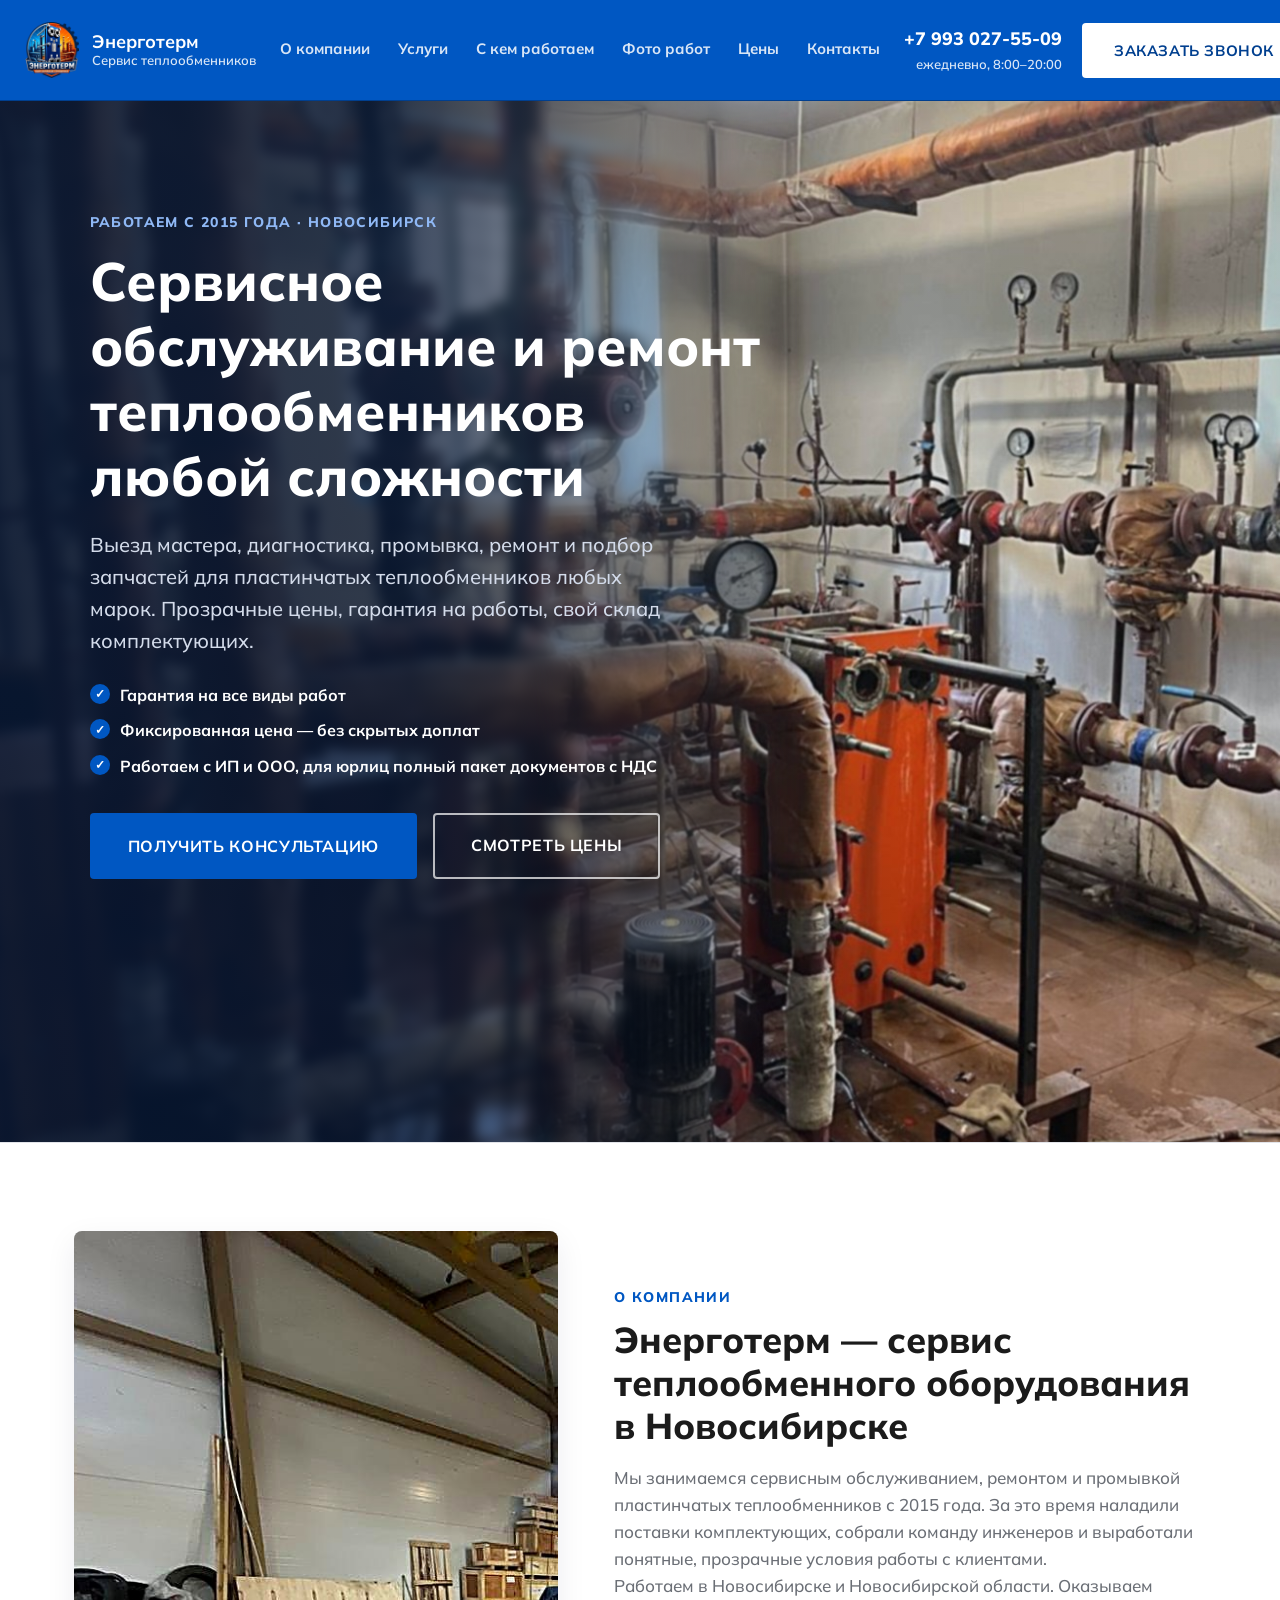
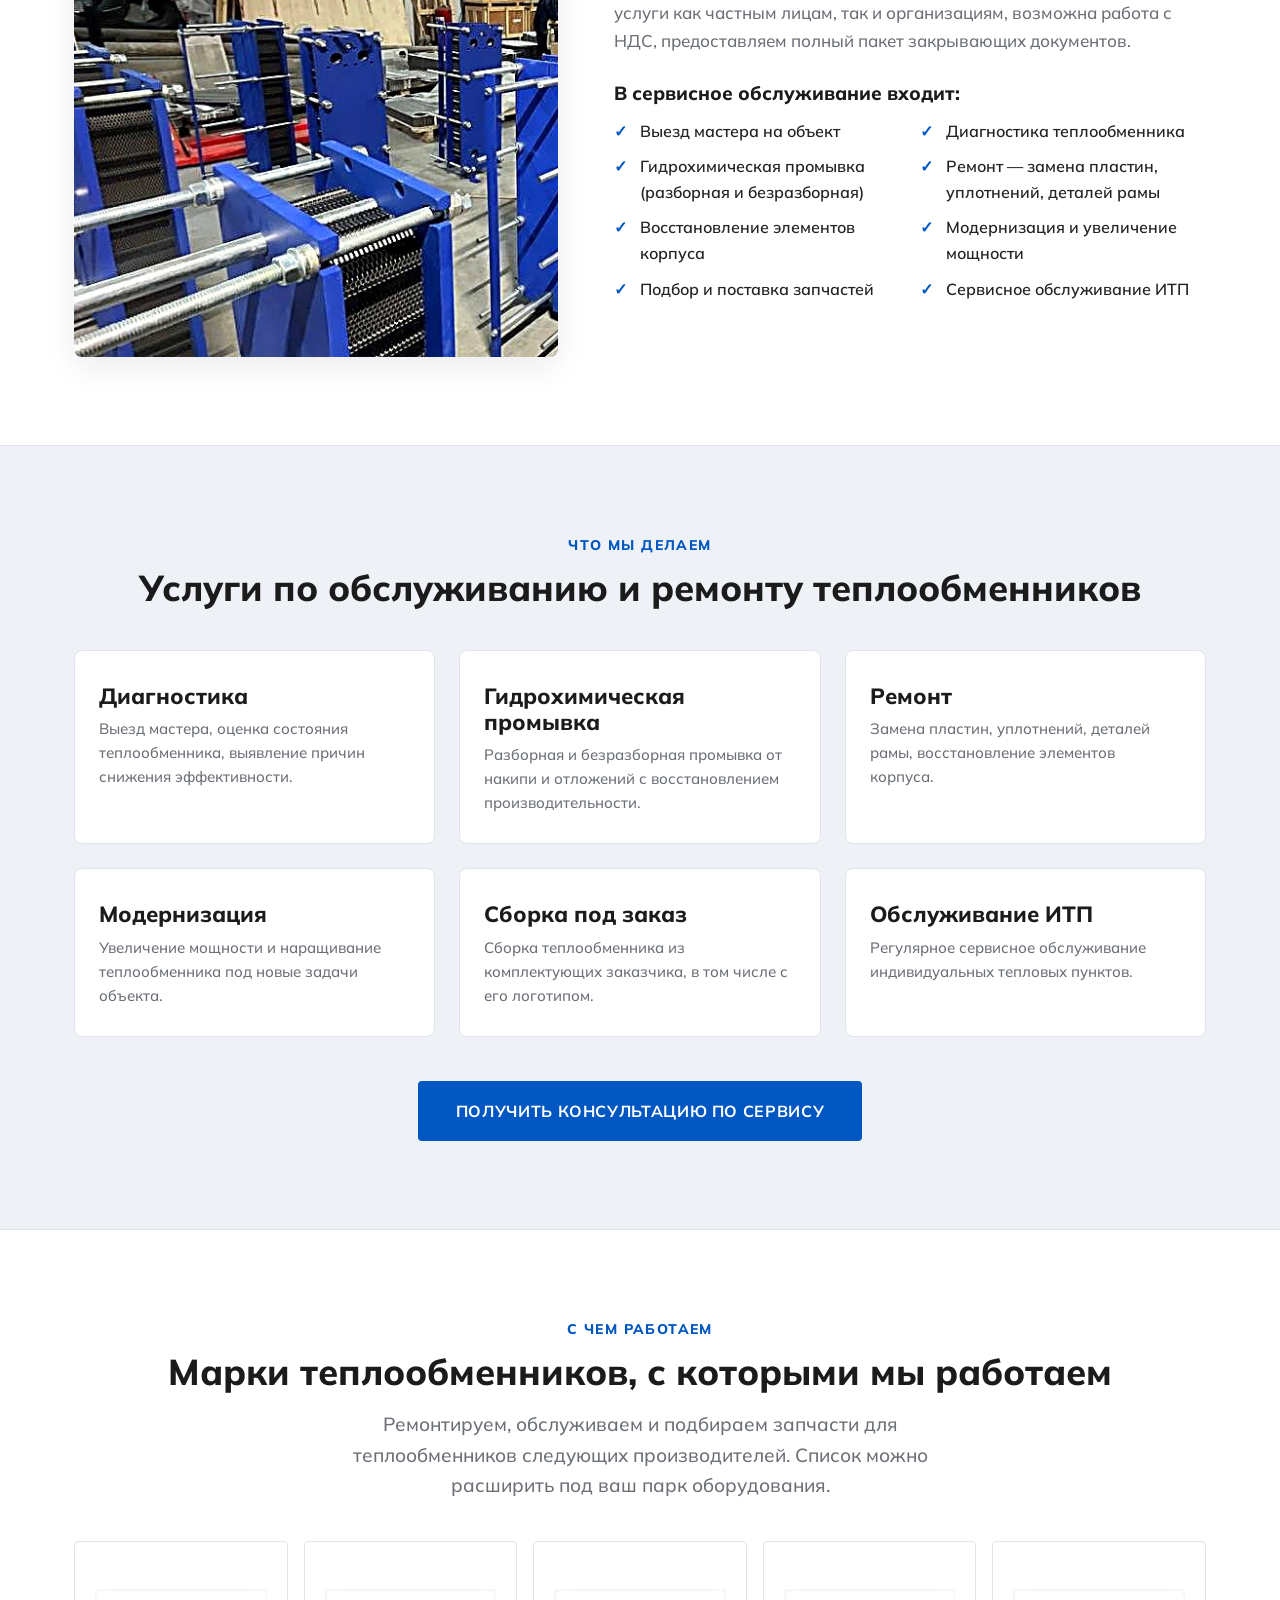
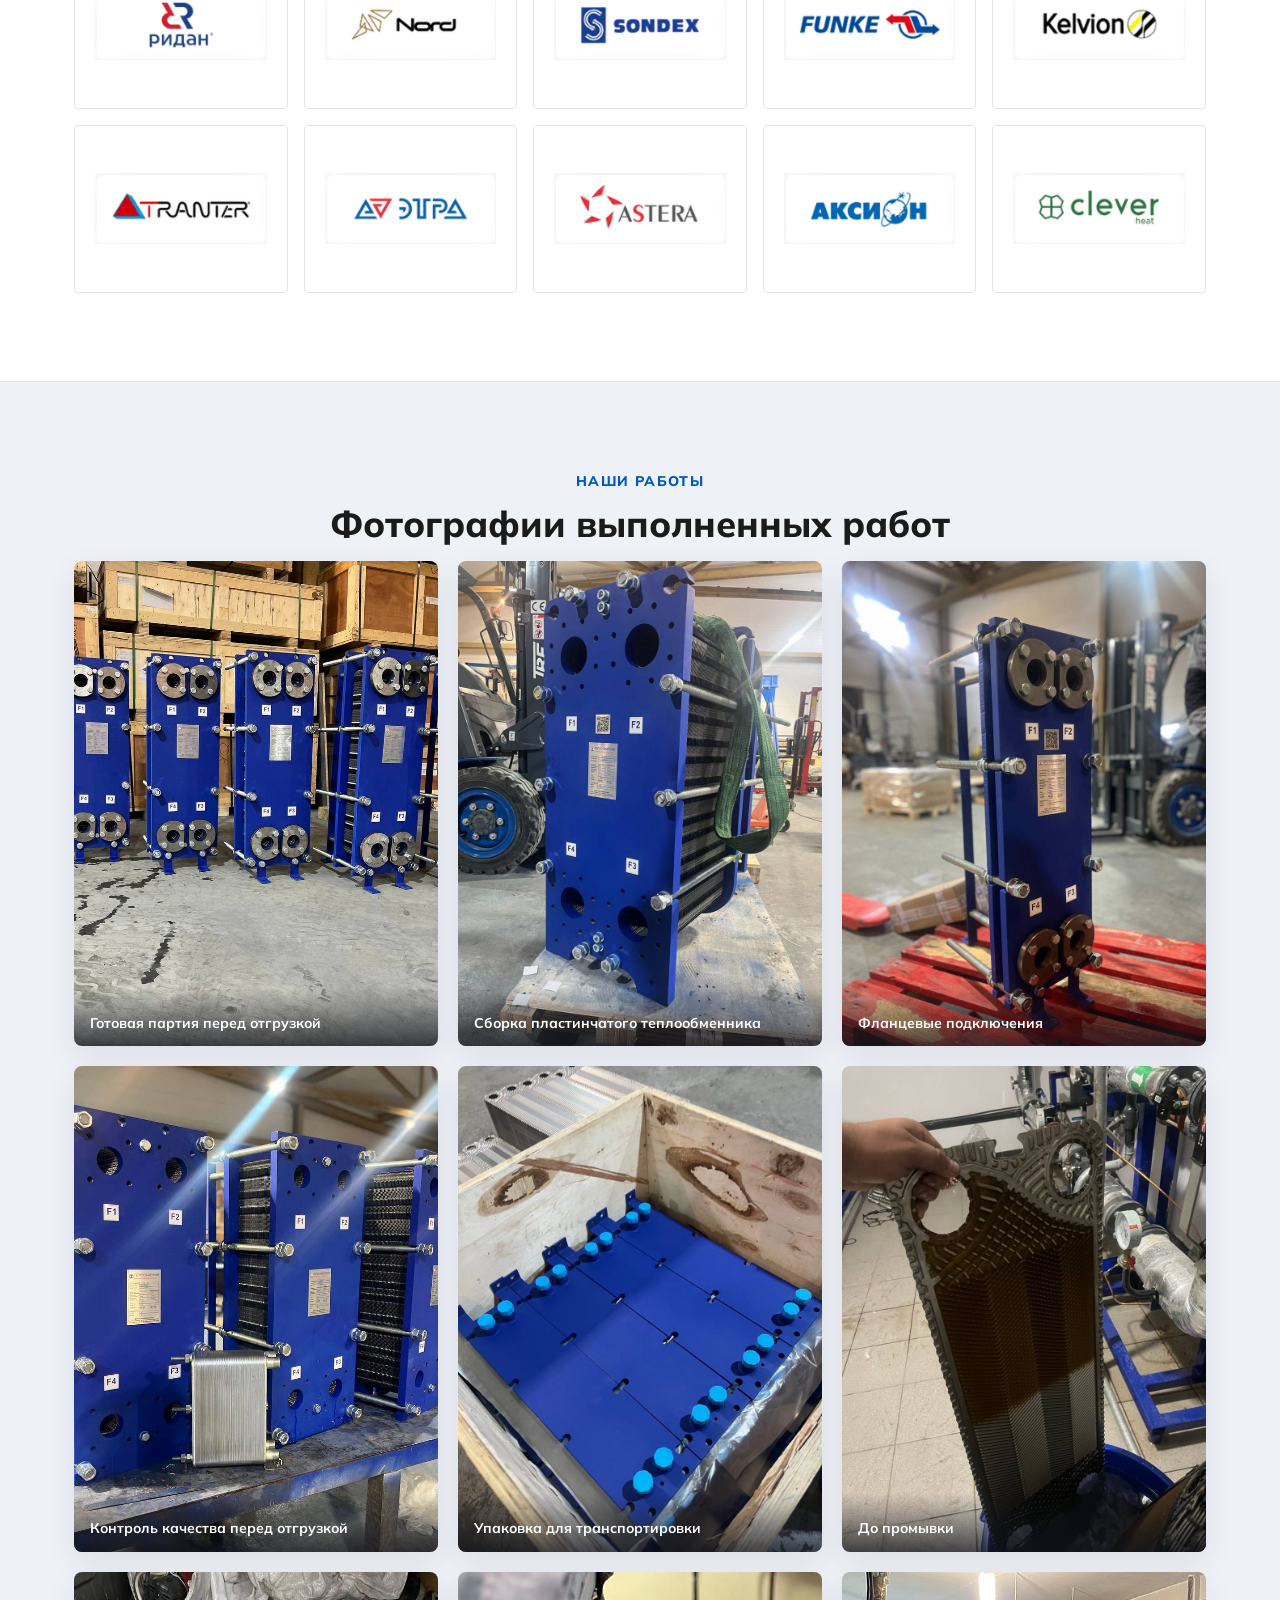
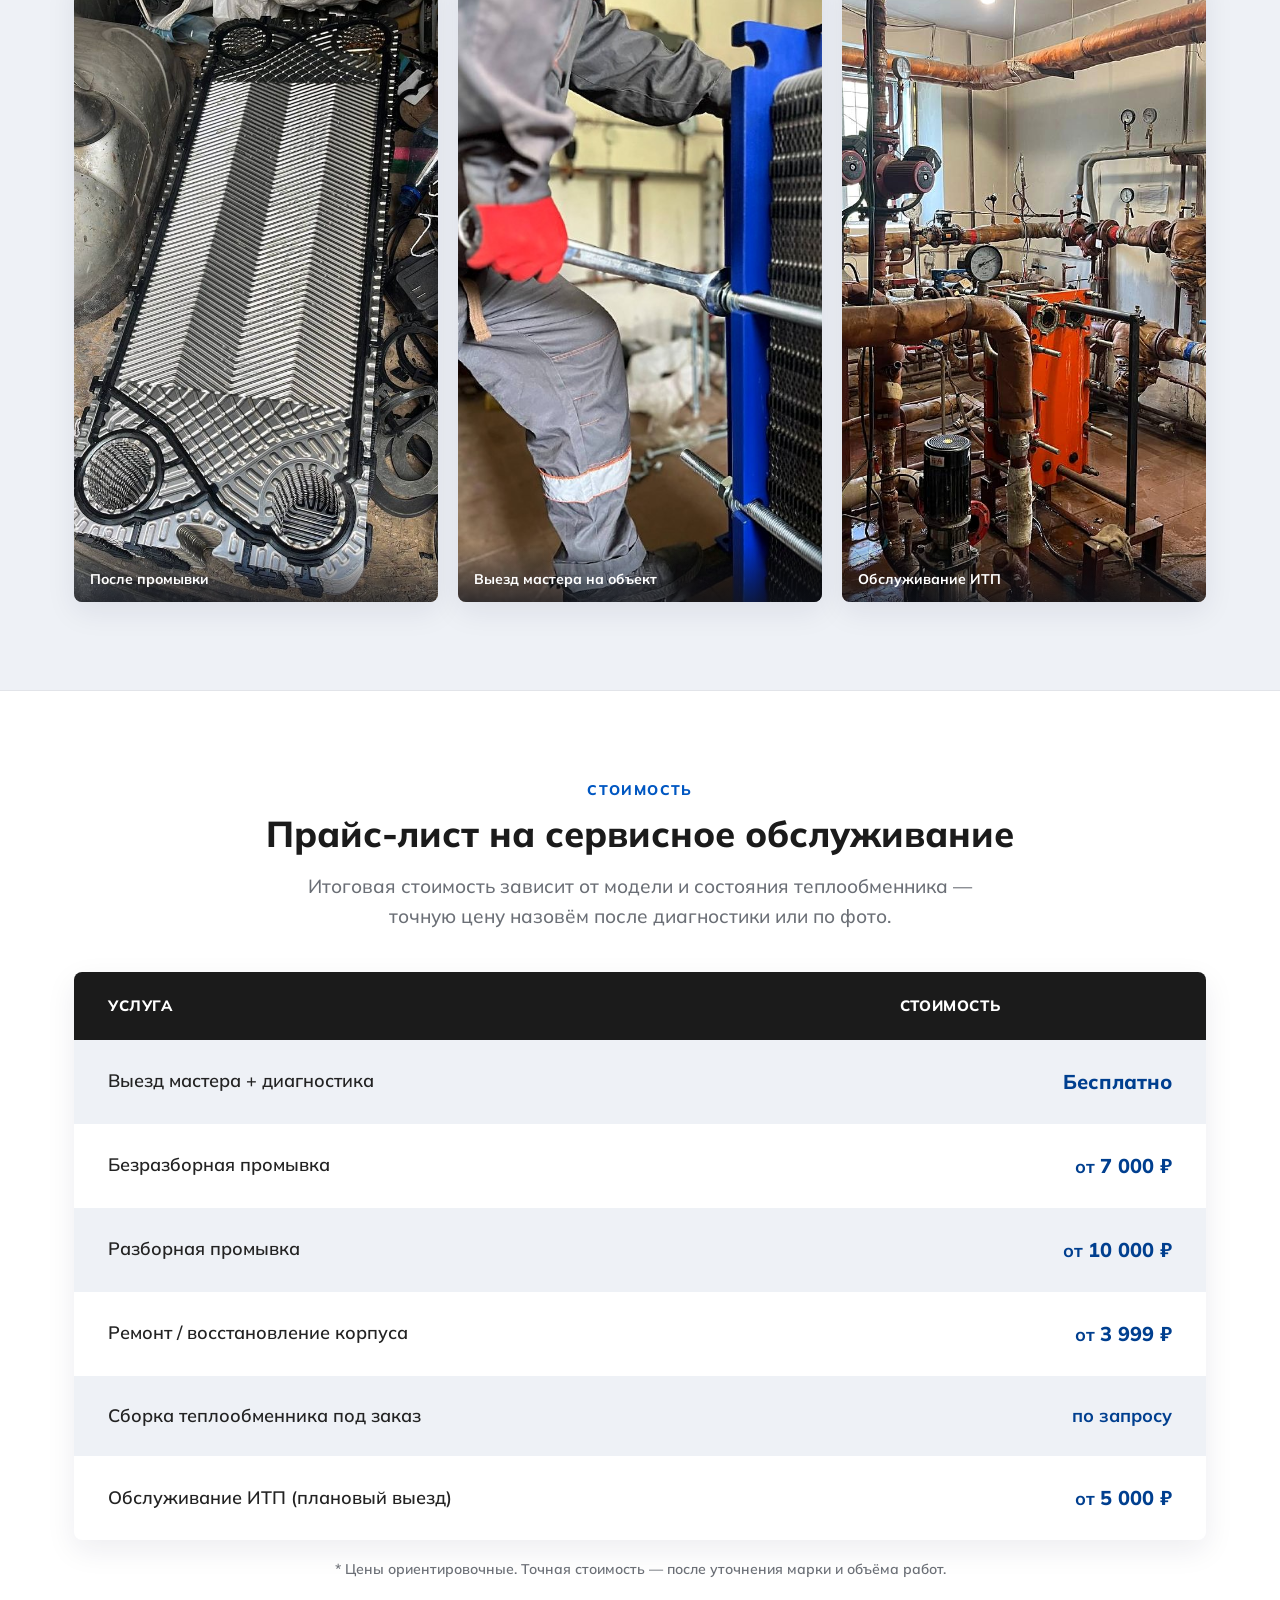
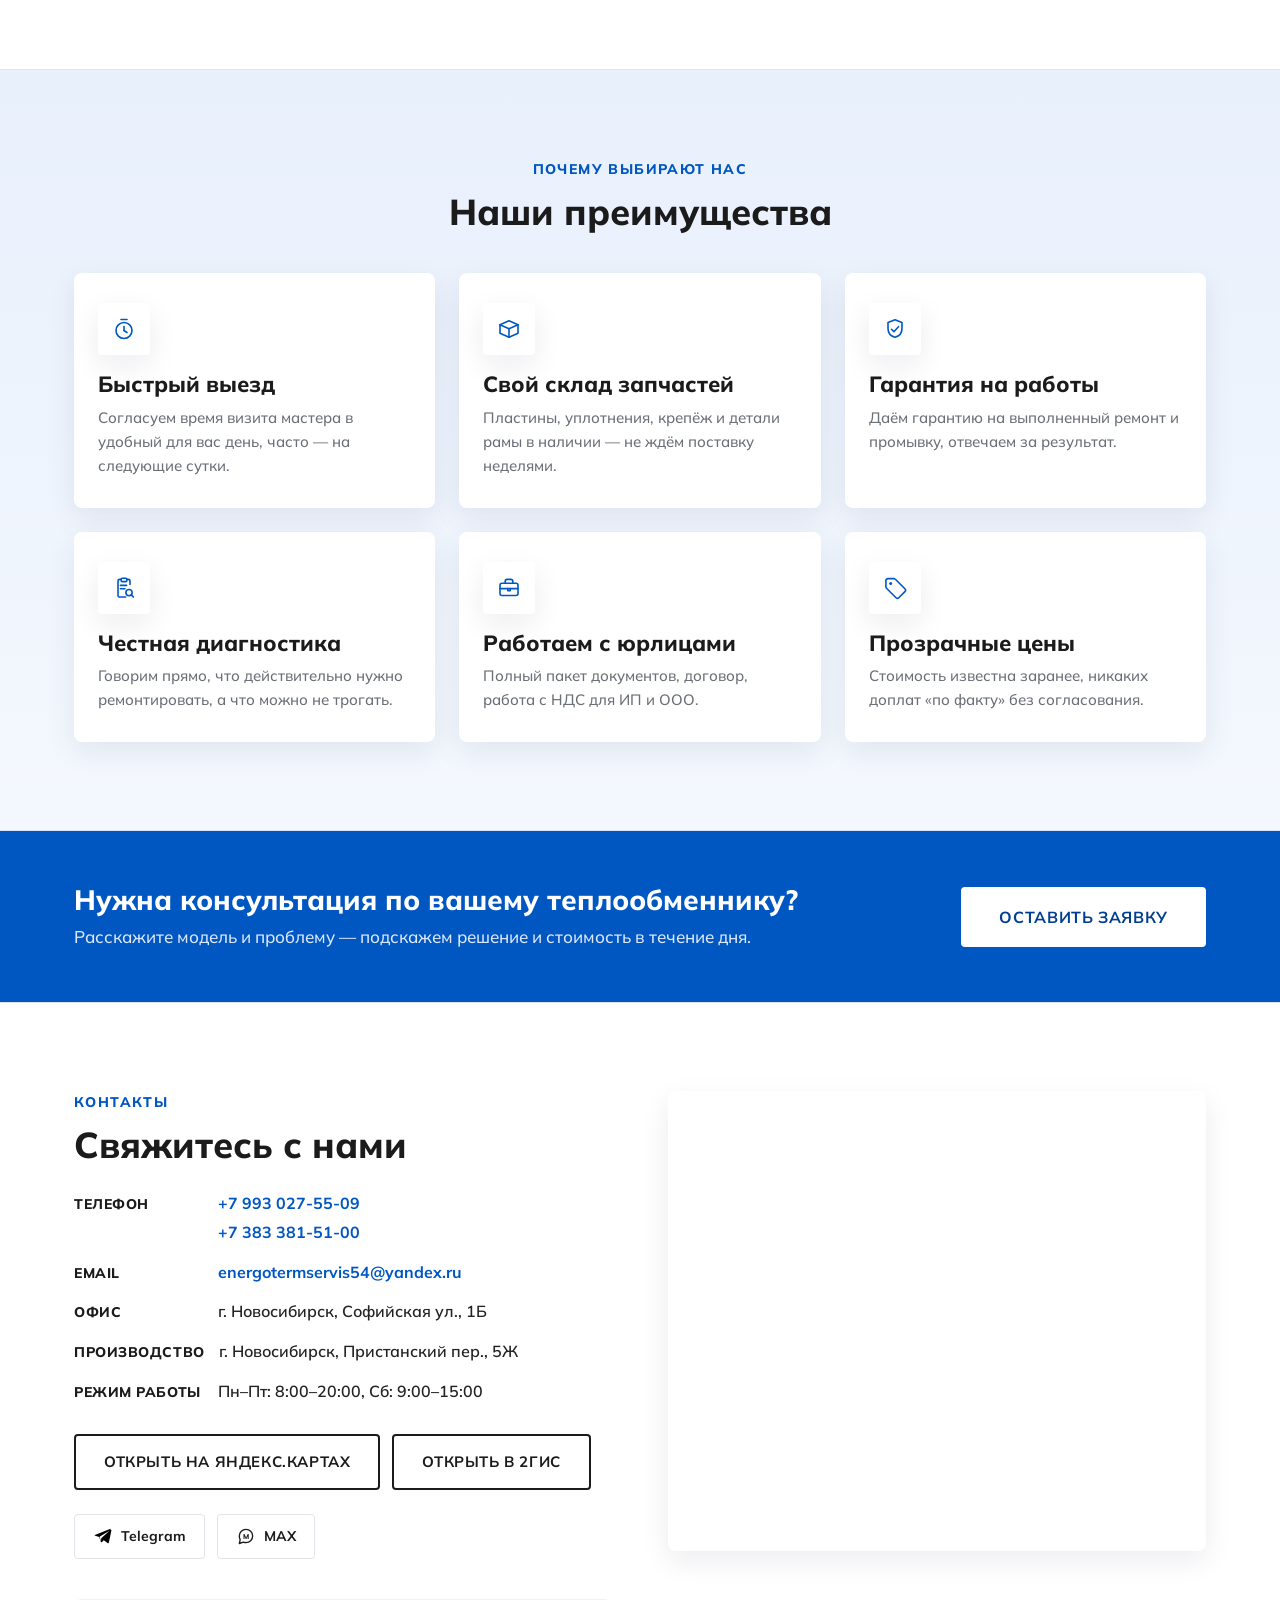
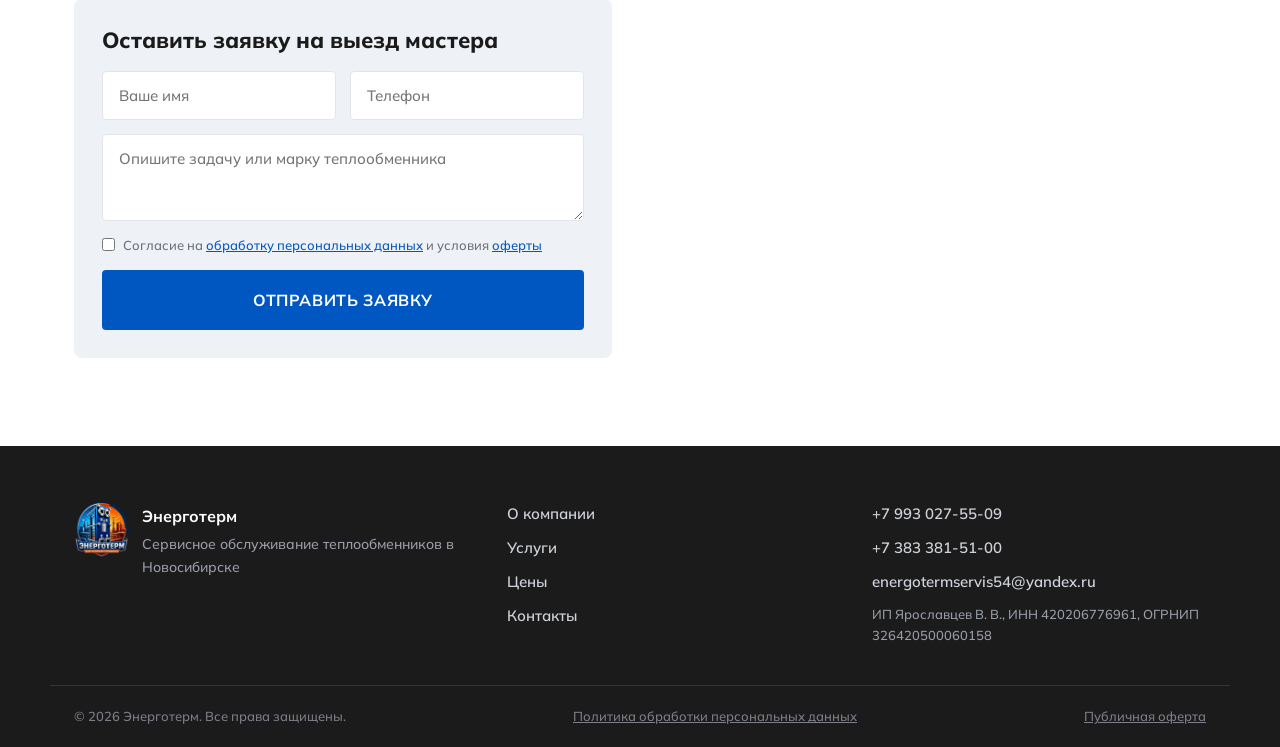
<file: index.html>
<!DOCTYPE html>
<html lang="ru">
<head>
<meta charset="UTF-8">
<meta name="viewport" content="width=device-width, initial-scale=1.0">
<title>Энерготерм — сервисное обслуживание теплообменников</title>
<meta name="description" content="Сервисное обслуживание, ремонт и промывка теплообменников. Выезд мастера, диагностика, запчасти в наличии. Гарантия и фиксированные цены.">
<link rel="preconnect" href="https://fonts.googleapis.com">
<link rel="preconnect" href="https://fonts.gstatic.com" crossorigin>
<link href="https://fonts.googleapis.com/css2?family=Mulish:wght@300;400;500;600;700;800&display=swap" rel="stylesheet">
<link rel="icon" href="img/brand/favicon.png" type="image/png">
<link rel="stylesheet" href="css/style.css">
</head>
<body>

<!-- ===================== HEADER ===================== -->
<header class="site-header" id="top">
  <div class="container header-inner">
    <a href="#top" class="logo">
      <img src="img/brand/logo-badge.png" alt="Энерготерм" class="logo-mark">
      <span class="logo-text">
        <strong>Энерготерм</strong>
        <small>Сервис теплообменников</small>
      </span>
    </a>

    <nav class="main-nav" id="mainNav">
      <a href="#about">О компании</a>
      <a href="#services">Услуги</a>
      <a href="#brands">С кем работаем</a>
      <a href="#gallery">Фото работ</a>
      <a href="#prices">Цены</a>
      <a href="#contacts">Контакты</a>
    </nav>

    <div class="header-actions">
      <a href="tel:+79930275509" class="header-phone">
        <span class="phone-number">+7 993 027-55-09</span>
        <span class="phone-caption">ежедневно, 8:00–20:00</span>
      </a>
      <button class="btn btn-primary" data-open-modal>Заказать звонок</button>
      <button class="burger" id="burgerBtn" aria-label="Меню">
        <span></span><span></span><span></span>
      </button>
    </div>
  </div>
</header>

<!-- ===================== HERO ===================== -->
<section class="hero">
  <div class="hero-bg" aria-hidden="true">
    <img src="img/hero-bg-boiler-room.jpg" alt="" class="hero-bg-sharp" loading="eager">
    <img src="img/hero-bg-boiler-room.jpg" alt="" class="hero-bg-blur" loading="eager">
  </div>

  <div class="container hero-inner">
    <div class="hero-text">
      <p class="eyebrow">Работаем с 2015 года · Новосибирск</p>
      <h1>Сервисное обслуживание и ремонт теплообменников любой сложности</h1>
      <p class="hero-lead">
        Выезд мастера, диагностика, промывка, ремонт и подбор запчастей для пластинчатых
        теплообменников любых марок. Прозрачные цены, гарантия на работы, свой склад комплектующих.
      </p>

      <ul class="hero-points">
        <li><span class="check">✓</span> Гарантия на все виды работ</li>
        <li><span class="check">✓</span> Фиксированная цена — без скрытых доплат</li>
        <li><span class="check">✓</span> Работаем с ИП и ООО, для юрлиц полный пакет документов с НДС</li>
      </ul>

      <div class="hero-cta">
        <button class="btn btn-primary btn-lg" data-open-modal>Получить консультацию</button>
        <a href="#prices" class="btn btn-outline btn-lg">Смотреть цены</a>
      </div>
    </div>
  </div>

  <div class="stats-bar">
    <div class="container stats-grid">
      <div class="stat">
        <span class="stat-num">10+</span>
        <span class="stat-label">лет на рынке</span>
      </div>
      <div class="stat">
        <span class="stat-num">500+</span>
        <span class="stat-label">довольных клиентов</span>
      </div>
      <div class="stat">
        <span class="stat-num">1500+</span>
        <span class="stat-label">обслуженных теплообменников</span>
      </div>
      <div class="stat">
        <span class="stat-num">10+</span>
        <span class="stat-label">лет опыта специалистов</span>
      </div>
    </div>
  </div>
</section>

<!-- ===================== О НАС ===================== -->
<section class="section" id="about">
  <div class="container about-grid">
    <div class="about-media">
      <div class="photo photo-tall">
        <img src="img/about-warehouse.jpg" alt="Производственный склад теплообменников" loading="lazy">
      </div>
    </div>

    <div class="about-text">
      <p class="section-eyebrow">О компании</p>
      <h2>Энерготерм — сервис теплообменного оборудования в Новосибирске</h2>
      <p>
        Мы занимаемся сервисным обслуживанием, ремонтом и промывкой пластинчатых теплообменников
        с 2015 года. За это время наладили поставки комплектующих, собрали команду инженеров
        и выработали понятные, прозрачные условия работы с клиентами.
      </p>
      <p>
        Работаем в Новосибирске и Новосибирской области. Оказываем услуги как частным лицам,
        так и организациям, возможна работа с НДС, предоставляем полный пакет
        закрывающих документов.
      </p>

      <h3 class="mini-title">В сервисное обслуживание входит:</h3>
      <ul class="checklist two-col">
        <li>Выезд мастера на объект</li>
        <li>Диагностика теплообменника</li>
        <li>Гидрохимическая промывка (разборная и безразборная)</li>
        <li>Ремонт — замена пластин, уплотнений, деталей рамы</li>
        <li>Восстановление элементов корпуса</li>
        <li>Модернизация и увеличение мощности</li>
        <li>Подбор и поставка запчастей</li>
        <li>Сервисное обслуживание ИТП</li>
      </ul>
    </div>
  </div>
</section>

<!-- ===================== УСЛУГИ ===================== -->
<section class="section section-gray" id="services">
  <div class="container">
    <p class="section-eyebrow center">Что мы делаем</p>
    <h2 class="center">Услуги по обслуживанию и ремонту теплообменников</h2>

    <div class="services-grid">
      <div class="service-card">
        <h3>Диагностика</h3>
        <p>Выезд мастера, оценка состояния теплообменника, выявление причин снижения эффективности.</p>
      </div>
      <div class="service-card">
        <h3>Гидрохимическая промывка</h3>
        <p>Разборная и безразборная промывка от накипи и отложений с восстановлением производительности.</p>
      </div>
      <div class="service-card">
        <h3>Ремонт</h3>
        <p>Замена пластин, уплотнений, деталей рамы, восстановление элементов корпуса.</p>
      </div>
      <div class="service-card">
        <h3>Модернизация</h3>
        <p>Увеличение мощности и наращивание теплообменника под новые задачи объекта.</p>
      </div>
      <div class="service-card">
        <h3>Сборка под заказ</h3>
        <p>Сборка теплообменника из комплектующих заказчика, в том числе с его логотипом.</p>
      </div>
      <div class="service-card">
        <h3>Обслуживание ИТП</h3>
        <p>Регулярное сервисное обслуживание индивидуальных тепловых пунктов.</p>
      </div>
    </div>

    <div class="services-cta">
      <button class="btn btn-primary btn-lg" data-open-modal>Получить консультацию по сервису</button>
    </div>
  </div>
</section>

<!-- ===================== БРЕНДЫ ===================== -->
<section class="section" id="brands">
  <div class="container">
    <p class="section-eyebrow center">С чем работаем</p>
    <h2 class="center">Марки теплообменников, с которыми мы работаем</h2>
    <p class="section-lead center">
      Ремонтируем, обслуживаем и подбираем запчасти для теплообменников следующих производителей.
      Список можно расширить под ваш парк оборудования.
    </p>

    <div class="brands-grid">
      <div class="brand-chip"><img src="img/brands/ridan.png" alt="Ридан" loading="lazy"></div>
      <div class="brand-chip"><img src="img/brands/nord.png" alt="Nord" loading="lazy"></div>
      <div class="brand-chip"><img src="img/brands/sondex.png" alt="Sondex" loading="lazy"></div>
      <div class="brand-chip"><img src="img/brands/funke.png" alt="Funke" loading="lazy"></div>
      <div class="brand-chip"><img src="img/brands/kelvion.png" alt="Kelvion" loading="lazy"></div>
      <div class="brand-chip"><img src="img/brands/tranter.png" alt="Tranter" loading="lazy"></div>
      <div class="brand-chip"><img src="img/brands/etra.png" alt="Этра" loading="lazy"></div>
      <div class="brand-chip"><img src="img/brands/astera.png" alt="Astera" loading="lazy"></div>
      <div class="brand-chip"><img src="img/brands/aksion.png" alt="Аксион" loading="lazy"></div>
      <div class="brand-chip"><img src="img/brands/clever.png" alt="Clever Heat" loading="lazy"></div>
    </div>
  </div>
</section>

<!-- ===================== ГАЛЕРЕЯ ===================== -->
<section class="section section-gray" id="gallery">
  <div class="container">
    <p class="section-eyebrow center">Наши работы</p>
    <h2 class="center">Фотографии выполненных работ</h2>

    <div class="gallery-grid">
      <figure class="photo gallery-item">
        <img src="img/gallery-lineup.jpg" alt="Партия готовых теплообменников на складе" loading="lazy">
        <figcaption>Готовая партия перед отгрузкой</figcaption>
      </figure>
      <figure class="photo gallery-item">
        <img src="img/gallery-unit-tall.jpg" alt="Собранный пластинчатый теплообменник" loading="lazy">
        <figcaption>Сборка пластинчатого теплообменника</figcaption>
      </figure>
      <figure class="photo gallery-item">
        <img src="img/gallery-unit-red.jpg" alt="Теплообменник с фланцевыми соединениями" loading="lazy">
        <figcaption>Фланцевые подключения</figcaption>
      </figure>
      <figure class="photo gallery-item">
        <img src="img/gallery-three-units.jpg" alt="Несколько теплообменников на производстве" loading="lazy">
        <figcaption>Контроль качества перед отгрузкой</figcaption>
      </figure>
      <figure class="photo gallery-item">
        <img src="img/gallery-packing.jpg" alt="Упаковка теплообменника для транспортировки" loading="lazy">
        <figcaption>Упаковка для транспортировки</figcaption>
      </figure>
      <figure class="photo gallery-item">
        <img src="img/before-plate-hand.jpg" alt="Пластина теплообменника с отложениями до промывки" loading="lazy">
        <figcaption>До промывки</figcaption>
      </figure>
      <figure class="photo gallery-item">
        <img src="img/after-plate-flat.jpg" alt="Чистая пластина теплообменника после промывки" loading="lazy">
        <figcaption>После промывки</figcaption>
      </figure>
      <figure class="photo gallery-item">
        <img src="img/gallery-master-work.jpg" alt="Мастер собирает теплообменник на объекте" loading="lazy">
        <figcaption>Выезд мастера на объект</figcaption>
      </figure>
      <figure class="photo gallery-item">
        <img src="img/gallery-itp-room.jpg" alt="Обслуживание индивидуального теплового пункта" loading="lazy">
        <figcaption>Обслуживание ИТП</figcaption>
      </figure>
    </div>
  </div>
</section>

<!-- ===================== ЦЕНЫ ===================== -->
<section class="section" id="prices">
  <div class="container">
    <p class="section-eyebrow center">Стоимость</p>
    <h2 class="center">Прайс-лист на сервисное обслуживание</h2>
    <p class="section-lead center">
      Итоговая стоимость зависит от модели и состояния теплообменника — точную цену назовём после диагностики или по фото.
    </p>

    <div class="price-table-wrap">
      <table class="price-table">
        <thead>
          <tr>
            <th>Услуга</th>
            <th>Стоимость</th>
          </tr>
        </thead>
        <tbody>
          <tr>
            <td>Выезд мастера + диагностика</td>
            <td><strong>Бесплатно</strong></td>
          </tr>
          <tr>
            <td>Безразборная промывка</td>
            <td>от <strong>7 000 ₽</strong></td>
          </tr>
          <tr>
            <td>Разборная промывка</td>
            <td>от <strong>10 000 ₽</strong></td>
          </tr>
          <tr>
            <td>Ремонт / восстановление корпуса</td>
            <td>от <strong>3 999 ₽</strong></td>
          </tr>
          <tr>
            <td>Сборка теплообменника под заказ</td>
            <td>по запросу</td>
          </tr>
          <tr>
            <td>Обслуживание ИТП (плановый выезд)</td>
            <td>от <strong>5 000 ₽</strong></td>
          </tr>
        </tbody>
      </table>
    </div>
    <p class="price-note">* Цены ориентировочные. Точная стоимость — после уточнения марки и объёма работ.</p>
  </div>
</section>

<!-- ===================== ПРЕИМУЩЕСТВА ===================== -->
<section class="section section-tint" id="advantages">
  <div class="container">
    <p class="section-eyebrow center">Почему выбирают нас</p>
    <h2 class="center">Наши преимущества</h2>

    <div class="adv-grid">
      <div class="adv-card">
        <div class="adv-icon">
          <svg xmlns="http://www.w3.org/2000/svg" viewBox="0 0 24 24" fill="none" stroke="currentColor" stroke-width="1.6" stroke-linecap="round" stroke-linejoin="round">
            <path d="M9 2.5h6"/>
            <circle cx="12" cy="13.5" r="8"/>
            <path d="M12 13.5V9.5"/>
            <path d="M12 13.5l3 2"/>
          </svg>
        </div>
        <h3>Быстрый выезд</h3>
        <p>Согласуем время визита мастера в удобный для вас день, часто — на следующие сутки.</p>
      </div>
      <div class="adv-card">
        <div class="adv-icon">
          <svg xmlns="http://www.w3.org/2000/svg" viewBox="0 0 24 24" fill="none" stroke="currentColor" stroke-width="1.6" stroke-linecap="round" stroke-linejoin="round">
            <path d="M3 7.8l9-4 9 4-9 4-9-4z"/>
            <path d="M3 7.8v8.4l9 4 9-4V7.8"/>
            <path d="M12 11.8v8.4"/>
          </svg>
        </div>
        <h3>Свой склад запчастей</h3>
        <p>Пластины, уплотнения, крепёж и детали рамы в наличии — не ждём поставку неделями.</p>
      </div>
      <div class="adv-card">
        <div class="adv-icon">
          <svg xmlns="http://www.w3.org/2000/svg" viewBox="0 0 24 24" fill="none" stroke="currentColor" stroke-width="1.6" stroke-linecap="round" stroke-linejoin="round">
            <path d="M12 2.8l7 2.6v6c0 5-3.4 7.8-7 8.8-3.6-1-7-3.8-7-8.8v-6l7-2.6z"/>
            <path d="M8.5 12.3l2.4 2.4 4.6-5"/>
          </svg>
        </div>
        <h3>Гарантия на работы</h3>
        <p>Даём гарантию на выполненный ремонт и промывку, отвечаем за результат.</p>
      </div>
      <div class="adv-card">
        <div class="adv-icon">
          <svg xmlns="http://www.w3.org/2000/svg" viewBox="0 0 24 24" fill="none" stroke="currentColor" stroke-width="1.6" stroke-linecap="round" stroke-linejoin="round">
            <rect x="9.2" y="2.2" width="5.6" height="3.4" rx="0.9"/>
            <path d="M14.8 3.4h1.7a1.5 1.5 0 0 1 1.5 1.5v3.6"/>
            <path d="M9.2 3.4H7.5A1.5 1.5 0 0 0 6 4.9v14.6A1.5 1.5 0 0 0 7.5 21h6.2"/>
            <path d="M8.4 9.4h6.2M8.4 12.8h4.6"/>
            <circle cx="17" cy="16.6" r="3.1"/>
            <path d="M19.3 18.9l2 2"/>
          </svg>
        </div>
        <h3>Честная диагностика</h3>
        <p>Говорим прямо, что действительно нужно ремонтировать, а что можно не трогать.</p>
      </div>
      <div class="adv-card">
        <div class="adv-icon">
          <svg xmlns="http://www.w3.org/2000/svg" viewBox="0 0 24 24" fill="none" stroke="currentColor" stroke-width="1.6" stroke-linecap="round" stroke-linejoin="round">
            <rect x="3" y="7.2" width="18" height="12.3" rx="2"/>
            <path d="M8.2 7.2V5.4a2 2 0 0 1 2-2h3.6a2 2 0 0 1 2 2v1.8"/>
            <path d="M3 12.6h18"/>
            <path d="M10.8 12.6v2.2h2.4v-2.2"/>
          </svg>
        </div>
        <h3>Работаем с юрлицами</h3>
        <p>Полный пакет документов, договор, работа с НДС для ИП и ООО.</p>
      </div>
      <div class="adv-card">
        <div class="adv-icon">
          <svg xmlns="http://www.w3.org/2000/svg" viewBox="0 0 24 24" fill="none" stroke="currentColor" stroke-width="1.6" stroke-linecap="round" stroke-linejoin="round">
            <path d="M11.3 2.6H4.9a2 2 0 0 0-2 2v6.2c0 .5.2 1 .6 1.4l9.5 9.5a2 2 0 0 0 2.8 0l6.1-6.1a2 2 0 0 0 0-2.8l-9.5-9.5c-.4-.4-.9-.6-1.4-.6z"/>
            <circle cx="7.7" cy="7.6" r="1.5" fill="currentColor" stroke="none"/>
          </svg>
        </div>
        <h3>Прозрачные цены</h3>
        <p>Стоимость известна заранее, никаких доплат «по факту» без согласования.</p>
      </div>
    </div>
  </div>
</section>

<!-- ===================== CTA ПОЛОСА ===================== -->
<section class="cta-strip">
  <div class="container cta-strip-inner">
    <div>
      <h2>Нужна консультация по вашему теплообменнику?</h2>
      <p>Расскажите модель и проблему — подскажем решение и стоимость в течение дня.</p>
    </div>
    <button class="btn btn-white btn-lg" data-open-modal>Оставить заявку</button>
  </div>
</section>

<!-- ===================== КОНТАКТЫ ===================== -->
<section class="section" id="contacts">
  <div class="container contacts-grid">
    <div class="contacts-info">
      <p class="section-eyebrow">Контакты</p>
      <h2>Свяжитесь с нами</h2>

      <ul class="contacts-list">
        <li>
          <span class="contacts-label">Телефон</span>
          <span class="contacts-phones">
            <a href="tel:+79930275509">+7 993 027-55-09</a>
            <a href="tel:+73833815100">+7 383 381-51-00</a>
          </span>
        </li>
        <li>
          <span class="contacts-label">Email</span>
          <a href="mailto:energotermservis54@yandex.ru">energotermservis54@yandex.ru</a>
        </li>
        <li>
          <span class="contacts-label">Офис</span>
          <span>г. Новосибирск, Софийская ул., 1Б</span>
        </li>
        <li>
          <span class="contacts-label">Производство</span>
          <span>г. Новосибирск, Пристанский пер., 5Ж</span>
        </li>
        <li>
          <span class="contacts-label">Режим работы</span>
          <span>Пн–Пт: 8:00–20:00, Сб: 9:00–15:00</span>
        </li>
      </ul>

      <div class="map-links">
        <a href="https://yandex.ru/maps/?text=%D0%9D%D0%BE%D0%B2%D0%BE%D1%81%D0%B8%D0%B1%D0%B8%D1%80%D1%81%D0%BA%2C%20%D0%9F%D1%80%D0%B8%D1%81%D1%82%D0%B0%D0%BD%D1%81%D0%BA%D0%B8%D0%B9%20%D0%BF%D0%B5%D1%80%D0%B5%D1%83%D0%BB%D0%BE%D0%BA%2C%205%D0%96" target="_blank" rel="noopener" class="btn btn-outline">Открыть на Яндекс.Картах</a>
        <a href="https://2gis.ru/novosibirsk/firm/70000001114969517" target="_blank" rel="noopener" class="btn btn-outline">Открыть в 2ГИС</a>
      </div>

      <div class="social-links">
        <a href="https://t.me/INERGOTERM" target="_blank" rel="noopener" class="social-link" aria-label="Написать в Telegram">
          <svg viewBox="0 0 24 24" xmlns="http://www.w3.org/2000/svg"><path d="M21.05 3.35 2.98 10.36c-1.23.49-1.22 1.17-.22 1.47l4.63 1.45 1.78 5.4c.22.6.44.83.86.83.43 0 .61-.19.85-.42l2.06-1.98 4.5 3.3c.83.46 1.42.22 1.63-.76l2.95-13.87c.3-1.24-.5-1.8-1.97-1.43ZM7.9 13.03l10.32-6.5c.51-.31.98-.14.6.2L9.9 14.55l-.36 3.87-1.64-5.4Z"/></svg>
          <span>Telegram</span>
        </a>
        <a href="https://max.ru/u/f9LHodD0cOK04xC79LPEByyRCj4IoC118ji4ACKrqks7KUaAtXpoFbAPx0s" target="_blank" rel="noopener" class="social-link" aria-label="Написать в MAX">
          <svg viewBox="0 0 24 24" xmlns="http://www.w3.org/2000/svg"><path d="M4 12c0-4.42 3.58-8 8-8s8 3.58 8 8-3.58 8-8 8c-1.13 0-2.2-.23-3.18-.66L4 21l1.02-4.6A7.96 7.96 0 0 1 4 12Z" fill="none" stroke="currentColor" stroke-width="1.6" stroke-linejoin="round"/><text x="12" y="15.5" font-size="8.5" font-weight="800" text-anchor="middle" fill="currentColor" font-family="inherit">M</text></svg>
          <span>MAX</span>
        </a>
      </div>

      <form class="contact-form" id="contactForm" novalidate>
        <h3>Оставить заявку на выезд мастера</h3>
        <div class="form-row">
          <input type="text" name="name" placeholder="Ваше имя" required>
          <input type="tel" name="phone" placeholder="Телефон" required>
        </div>
        <textarea name="message" placeholder="Опишите задачу или марку теплообменника" rows="3"></textarea>
        <label class="consent">
          <input type="checkbox" required>
          <span>Согласие на <a href="privacy-policy.html" target="_blank" rel="noopener">обработку персональных данных</a> и условия <a href="public-offer.html" target="_blank" rel="noopener">оферты</a></span>
        </label>
        <button type="submit" class="btn btn-primary btn-lg">Отправить заявку</button>
      </form>
    </div>

    <div class="contacts-map">
      <iframe
        class="map-embed"
        src="https://yandex.ru/map-widget/v1/?ll=82.946760%2C54.933758&z=10&pt=82.974176,54.853822,pm2rdm~82.919343,55.013694,pm2blm"
        loading="lazy"
        title="Карта: офис на Софийской ул., 1Б и производство на Пристанском пер., 5Ж, Новосибирск">
      </iframe>
    </div>
  </div>
</section>

<!-- ===================== FOOTER ===================== -->
<footer class="site-footer">
  <div class="container footer-inner">
    <div class="footer-brand">
      <img src="img/brand/logo-badge.png" alt="Энерготерм" class="logo-mark">
      <div>
        <strong>Энерготерм</strong>
        <p>Сервисное обслуживание теплообменников в Новосибирске</p>
      </div>
    </div>

    <nav class="footer-nav">
      <a href="#about">О компании</a>
      <a href="#services">Услуги</a>
      <a href="#prices">Цены</a>
      <a href="#contacts">Контакты</a>
    </nav>

    <div class="footer-contacts">
      <a href="tel:+79930275509">+7 993 027-55-09</a>
      <a href="tel:+73833815100">+7 383 381-51-00</a>
      <a href="mailto:energotermservis54@yandex.ru">energotermservis54@yandex.ru</a>
      <span>ИП Ярославцев В. В., ИНН 420206776961, ОГРНИП 326420500060158</span>
    </div>
  </div>
  <div class="footer-bottom container">
    <span>© <span id="year"></span> Энерготерм. Все права защищены.</span>
    <a href="privacy-policy.html" class="policy-link">Политика обработки персональных данных</a>
    <a href="public-offer.html" class="policy-link">Публичная оферта</a>
  </div>
</footer>

<!-- ===================== МОДАЛЬНОЕ ОКНО ===================== -->
<div class="modal-overlay" id="modalOverlay">
  <div class="modal">
    <button class="modal-close" id="modalClose" aria-label="Закрыть">×</button>
    <h3>Получить консультацию</h3>
    <p>Оставьте номер телефона — перезвоним в течение 15 минут.</p>
    <form id="modalForm" novalidate>
      <input type="text" name="name" placeholder="Ваше имя" required>
      <input type="tel" name="phone" placeholder="Телефон" required>
      <label class="consent">
        <input type="checkbox" required>
        <span>Согласие на <a href="privacy-policy.html" target="_blank" rel="noopener">обработку персональных данных</a> и условия <a href="public-offer.html" target="_blank" rel="noopener">оферты</a></span>
      </label>
      <button type="submit" class="btn btn-primary btn-lg btn-block">Заказать звонок</button>
    </form>
  </div>
</div>

<a href="tel:+79930275509" class="mobile-call-btn" aria-label="Позвонить">
  <svg viewBox="0 0 24 24" fill="none" stroke="currentColor" stroke-width="2" stroke-linecap="round" stroke-linejoin="round" width="24" height="24"><path d="M22 16.92v3a2 2 0 0 1-2.18 2 19.79 19.79 0 0 1-8.63-3.07 19.5 19.5 0 0 1-6-6 19.79 19.79 0 0 1-3.07-8.67A2 2 0 0 1 4.11 2h3a2 2 0 0 1 2 1.72c.127.96.362 1.903.7 2.81a2 2 0 0 1-.45 2.11L8.09 9.91a16 16 0 0 0 6 6l1.27-1.27a2 2 0 0 1 2.11-.45c.907.338 1.85.573 2.81.7A2 2 0 0 1 22 16.92z"></path></svg>
</a>

<script src="js/script.js?v=2"></script>
</body>
</html>
</file>
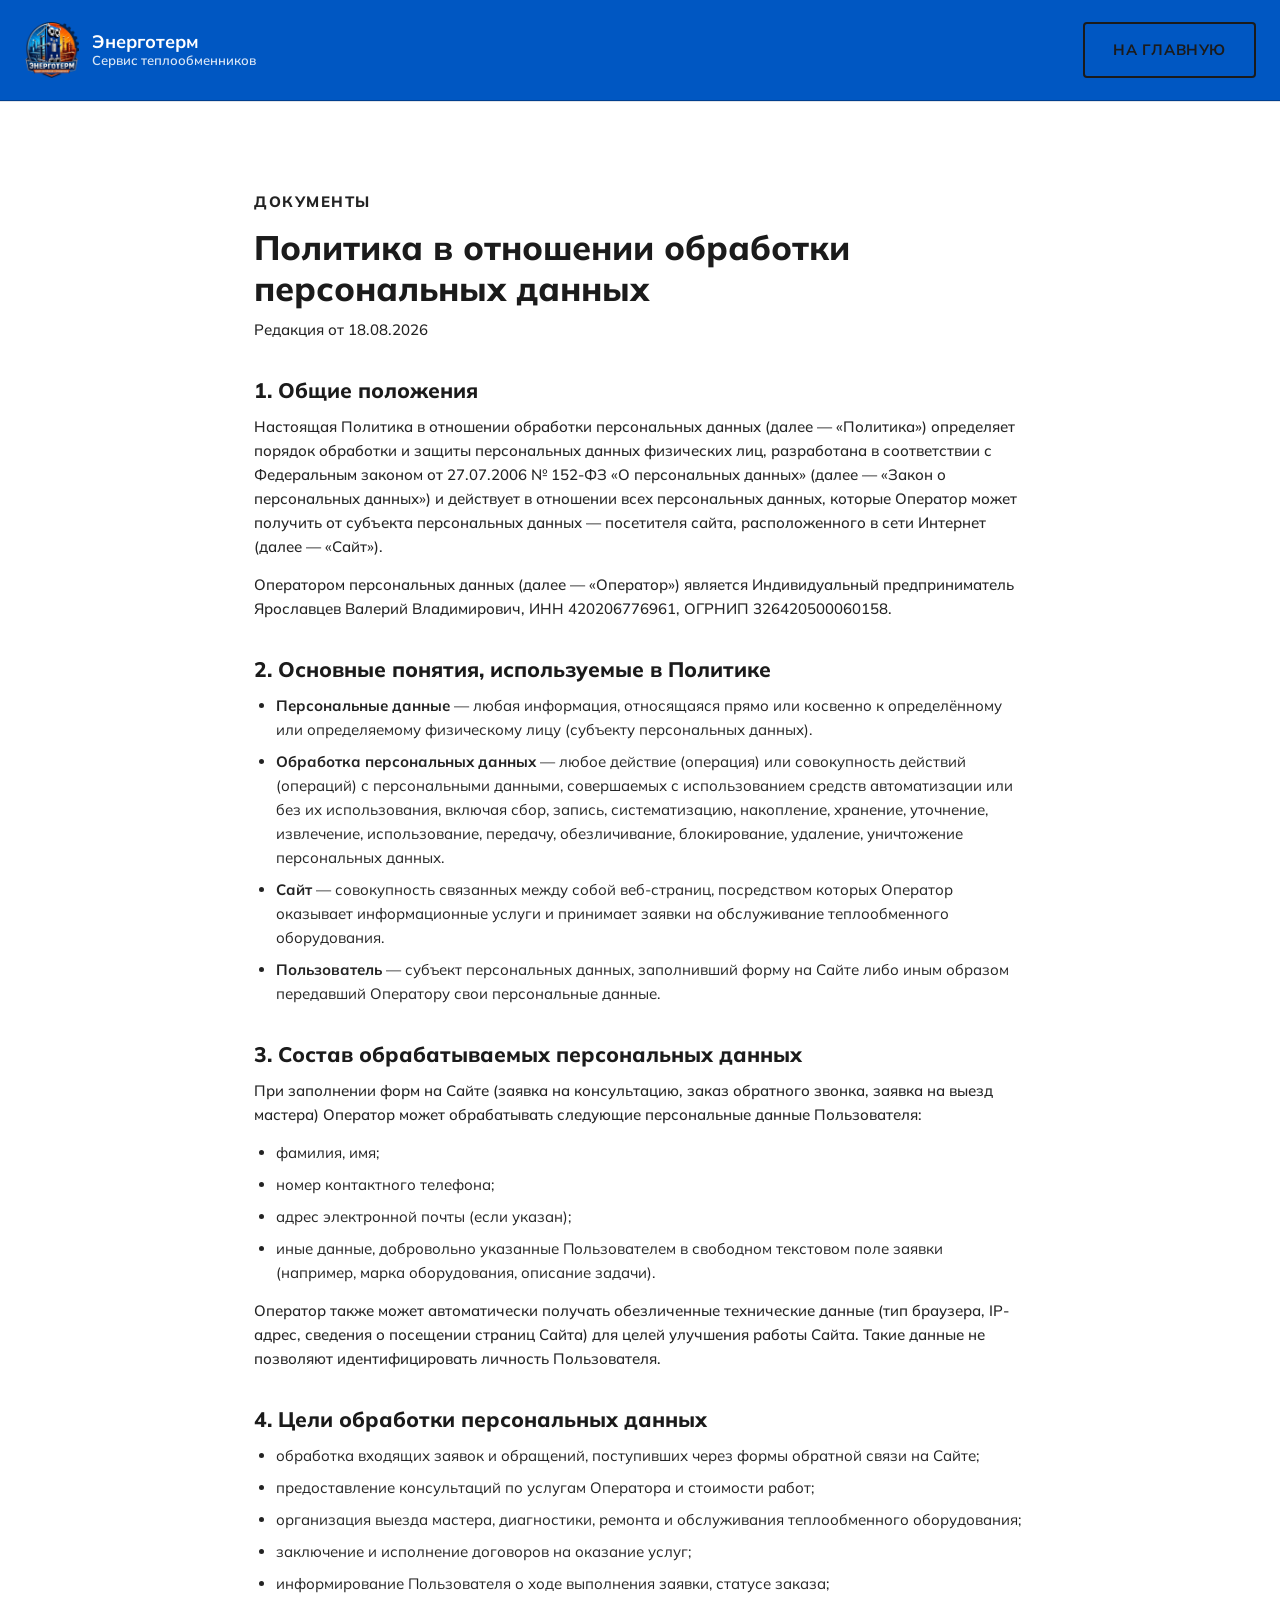
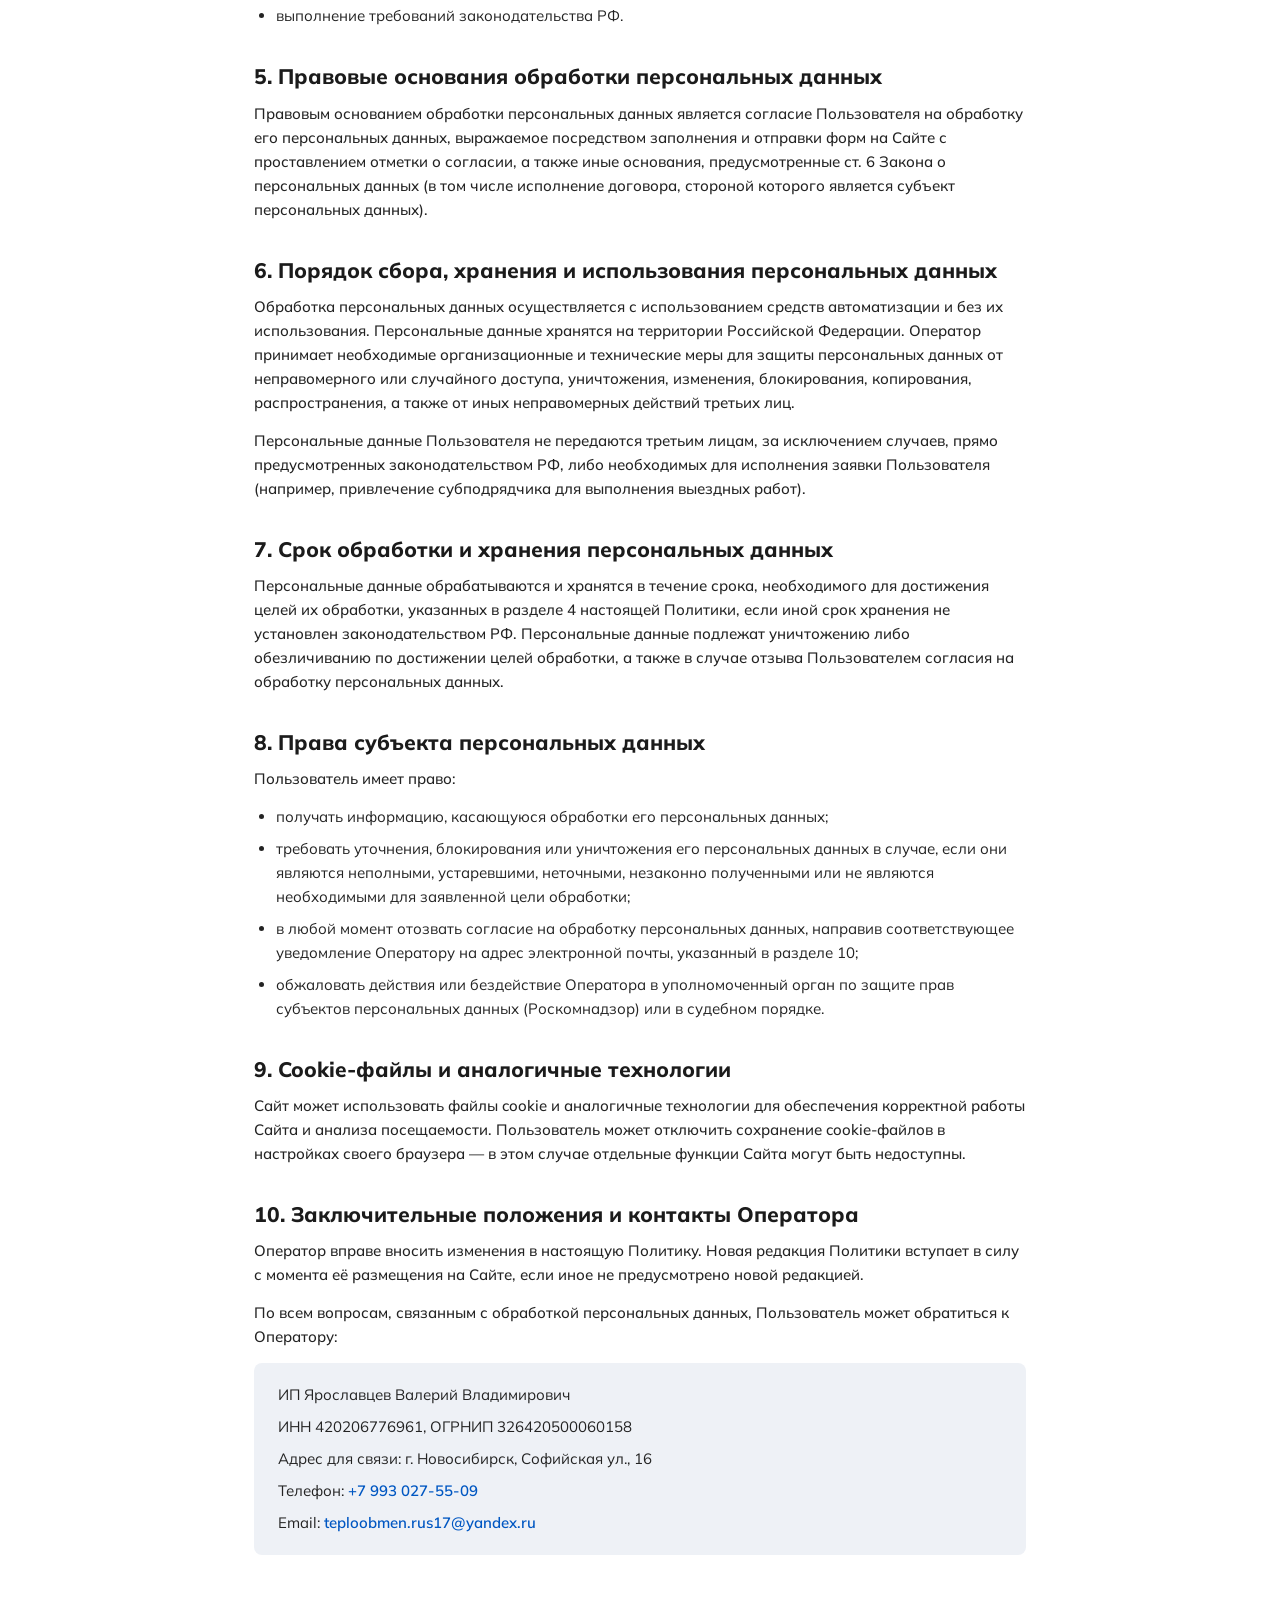
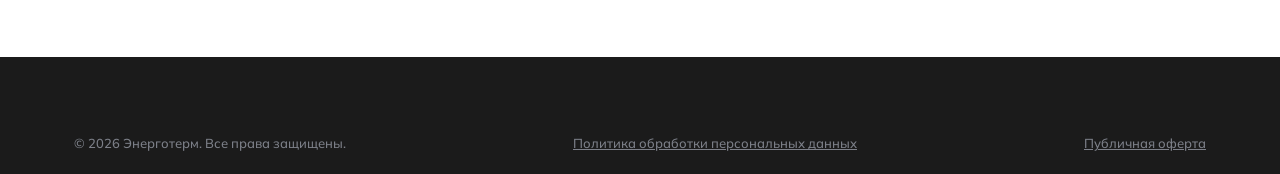
<file: privacy-policy.html>
<!DOCTYPE html>
<html lang="ru">
<head>
<meta charset="UTF-8">
<meta name="viewport" content="width=device-width, initial-scale=1.0">
<title>Политика обработки персональных данных — Энерготерм</title>
<meta name="description" content="Политика в отношении обработки персональных данных ИП Ярославцев В.В. (Энерготерм).">
<meta name="robots" content="noindex">
<link rel="preconnect" href="https://fonts.googleapis.com">
<link rel="preconnect" href="https://fonts.gstatic.com" crossorigin>
<link href="https://fonts.googleapis.com/css2?family=Mulish:wght@300;400;500;600;700;800&display=swap" rel="stylesheet">
<link rel="icon" href="img/brand/favicon.png" type="image/png">
<link rel="stylesheet" href="css/style.css">
<link rel="stylesheet" href="css/legal.css">
</head>
<body>

<header class="site-header" id="top">
  <div class="container header-inner">
    <a href="index.html" class="logo">
      <img src="img/brand/logo-badge.png" alt="Энерготерм" class="logo-mark">
      <span class="logo-text">
        <strong>Энерготерм</strong>
        <small>Сервис теплообменников</small>
      </span>
    </a>
    <a href="index.html" class="btn btn-outline">На главную</a>
  </div>
</header>

<section class="section legal-page">
  <div class="container legal-container">
    <p class="section-eyebrow">Документы</p>
    <h1 class="legal-title">Политика в отношении обработки персональных данных</h1>
    <p class="legal-updated">Редакция от 18.08.2026</p>

    <h2>1. Общие положения</h2>
    <p>
      Настоящая Политика в отношении обработки персональных данных (далее — «Политика») определяет порядок
      обработки и защиты персональных данных физических лиц, разработана в соответствии с Федеральным законом
      от 27.07.2006 № 152-ФЗ «О персональных данных» (далее — «Закон о персональных данных») и действует
      в отношении всех персональных данных, которые Оператор может получить от субъекта персональных данных —
      посетителя сайта, расположенного в сети Интернет (далее — «Сайт»).
    </p>
    <p>
      Оператором персональных данных (далее — «Оператор») является Индивидуальный предприниматель
      Ярославцев Валерий Владимирович, ИНН 420206776961, ОГРНИП 326420500060158.
    </p>

    <h2>2. Основные понятия, используемые в Политике</h2>
    <ul class="legal-list">
      <li><strong>Персональные данные</strong> — любая информация, относящаяся прямо или косвенно к определённому
        или определяемому физическому лицу (субъекту персональных данных).</li>
      <li><strong>Обработка персональных данных</strong> — любое действие (операция) или совокупность действий
        (операций) с персональными данными, совершаемых с использованием средств автоматизации или без
        их использования, включая сбор, запись, систематизацию, накопление, хранение, уточнение, извлечение,
        использование, передачу, обезличивание, блокирование, удаление, уничтожение персональных данных.</li>
      <li><strong>Сайт</strong> — совокупность связанных между собой веб-страниц, посредством которых
        Оператор оказывает информационные услуги и принимает заявки на обслуживание теплообменного оборудования.</li>
      <li><strong>Пользователь</strong> — субъект персональных данных, заполнивший форму на Сайте либо
        иным образом передавший Оператору свои персональные данные.</li>
    </ul>

    <h2>3. Состав обрабатываемых персональных данных</h2>
    <p>При заполнении форм на Сайте (заявка на консультацию, заказ обратного звонка, заявка на выезд мастера)
      Оператор может обрабатывать следующие персональные данные Пользователя:</p>
    <ul class="legal-list">
      <li>фамилия, имя;</li>
      <li>номер контактного телефона;</li>
      <li>адрес электронной почты (если указан);</li>
      <li>иные данные, добровольно указанные Пользователем в свободном текстовом поле заявки (например,
        марка оборудования, описание задачи).</li>
    </ul>
    <p>
      Оператор также может автоматически получать обезличенные технические данные (тип браузера, IP-адрес,
      сведения о посещении страниц Сайта) для целей улучшения работы Сайта. Такие данные не позволяют
      идентифицировать личность Пользователя.
    </p>

    <h2>4. Цели обработки персональных данных</h2>
    <ul class="legal-list">
      <li>обработка входящих заявок и обращений, поступивших через формы обратной связи на Сайте;</li>
      <li>предоставление консультаций по услугам Оператора и стоимости работ;</li>
      <li>организация выезда мастера, диагностики, ремонта и обслуживания теплообменного оборудования;</li>
      <li>заключение и исполнение договоров на оказание услуг;</li>
      <li>информирование Пользователя о ходе выполнения заявки, статусе заказа;</li>
      <li>выполнение требований законодательства РФ.</li>
    </ul>

    <h2>5. Правовые основания обработки персональных данных</h2>
    <p>
      Правовым основанием обработки персональных данных является согласие Пользователя на обработку его
      персональных данных, выражаемое посредством заполнения и отправки форм на Сайте с проставлением
      отметки о согласии, а также иные основания, предусмотренные ст. 6 Закона о персональных данных
      (в том числе исполнение договора, стороной которого является субъект персональных данных).
    </p>

    <h2>6. Порядок сбора, хранения и использования персональных данных</h2>
    <p>
      Обработка персональных данных осуществляется с использованием средств автоматизации и без их
      использования. Персональные данные хранятся на территории Российской Федерации. Оператор принимает
      необходимые организационные и технические меры для защиты персональных данных от неправомерного
      или случайного доступа, уничтожения, изменения, блокирования, копирования, распространения,
      а также от иных неправомерных действий третьих лиц.
    </p>
    <p>
      Персональные данные Пользователя не передаются третьим лицам, за исключением случаев, прямо
      предусмотренных законодательством РФ, либо необходимых для исполнения заявки Пользователя
      (например, привлечение субподрядчика для выполнения выездных работ).
    </p>

    <h2>7. Срок обработки и хранения персональных данных</h2>
    <p>
      Персональные данные обрабатываются и хранятся в течение срока, необходимого для достижения целей
      их обработки, указанных в разделе 4 настоящей Политики, если иной срок хранения не установлен
      законодательством РФ. Персональные данные подлежат уничтожению либо обезличиванию по достижении
      целей обработки, а также в случае отзыва Пользователем согласия на обработку персональных данных.
    </p>

    <h2>8. Права субъекта персональных данных</h2>
    <p>Пользователь имеет право:</p>
    <ul class="legal-list">
      <li>получать информацию, касающуюся обработки его персональных данных;</li>
      <li>требовать уточнения, блокирования или уничтожения его персональных данных в случае, если они
        являются неполными, устаревшими, неточными, незаконно полученными или не являются необходимыми
        для заявленной цели обработки;</li>
      <li>в любой момент отозвать согласие на обработку персональных данных, направив соответствующее
        уведомление Оператору на адрес электронной почты, указанный в разделе 10;</li>
      <li>обжаловать действия или бездействие Оператора в уполномоченный орган по защите прав субъектов
        персональных данных (Роскомнадзор) или в судебном порядке.</li>
    </ul>

    <h2>9. Cookie-файлы и аналогичные технологии</h2>
    <p>
      Сайт может использовать файлы cookie и аналогичные технологии для обеспечения корректной работы
      Сайта и анализа посещаемости. Пользователь может отключить сохранение cookie-файлов в настройках
      своего браузера — в этом случае отдельные функции Сайта могут быть недоступны.
    </p>

    <h2>10. Заключительные положения и контакты Оператора</h2>
    <p>
      Оператор вправе вносить изменения в настоящую Политику. Новая редакция Политики вступает в силу
      с момента её размещения на Сайте, если иное не предусмотрено новой редакцией.
    </p>
    <p>По всем вопросам, связанным с обработкой персональных данных, Пользователь может обратиться к Оператору:</p>
    <ul class="legal-list legal-contacts">
      <li>ИП Ярославцев Валерий Владимирович</li>
      <li>ИНН 420206776961, ОГРНИП 326420500060158</li>
      <li>Адрес для связи: г. Новосибирск, Софийская ул., 16</li>
      <li>Телефон: <a href="tel:+79930275509">+7 993 027-55-09</a></li>
      <li>Email: <a href="mailto:teploobmen.rus17@yandex.ru">teploobmen.rus17@yandex.ru</a></li>
    </ul>
  </div>
</section>

<footer class="site-footer">
  <div class="footer-bottom container">
    <span>© <span id="year"></span> Энерготерм. Все права защищены.</span>
    <a href="privacy-policy.html" class="policy-link">Политика обработки персональных данных</a>
    <a href="public-offer.html" class="policy-link">Публичная оферта</a>
  </div>
</footer>

<script>document.getElementById('year').textContent = new Date().getFullYear();</script>
</body>
</html>
</file>
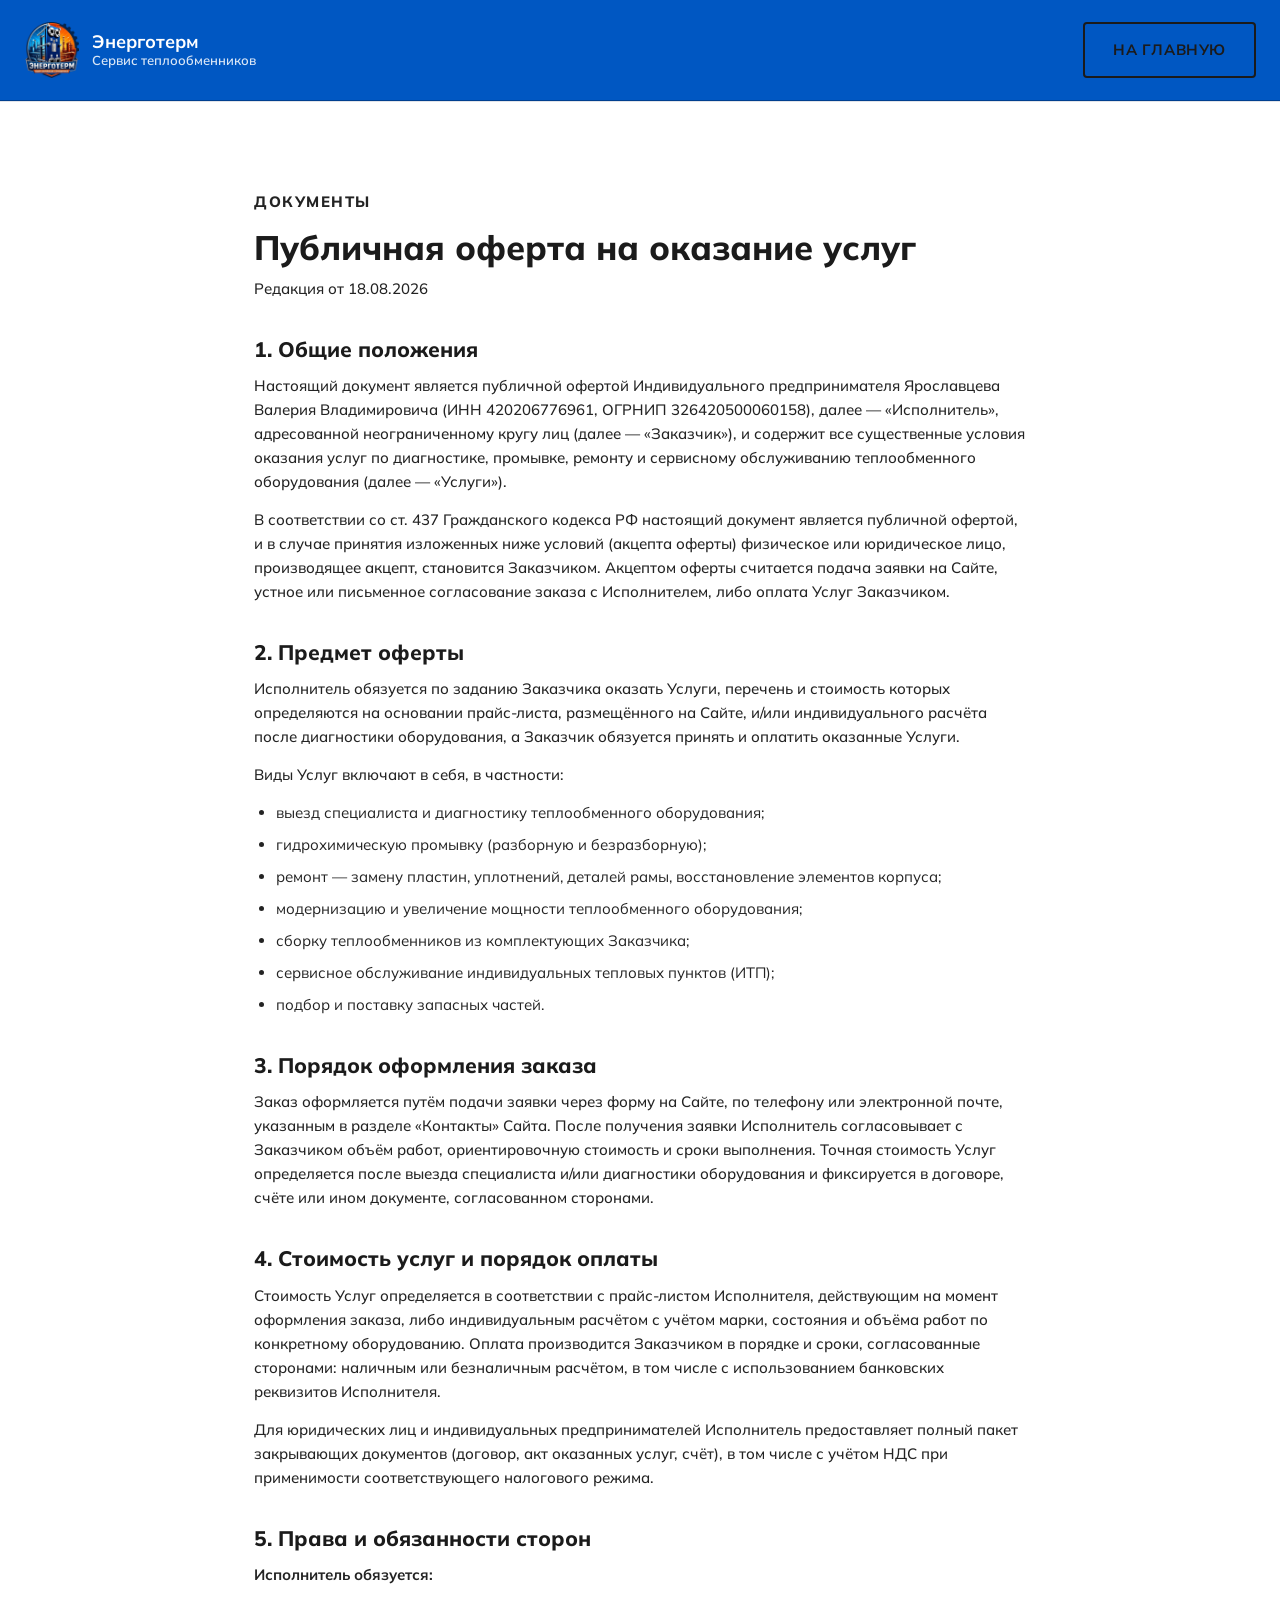
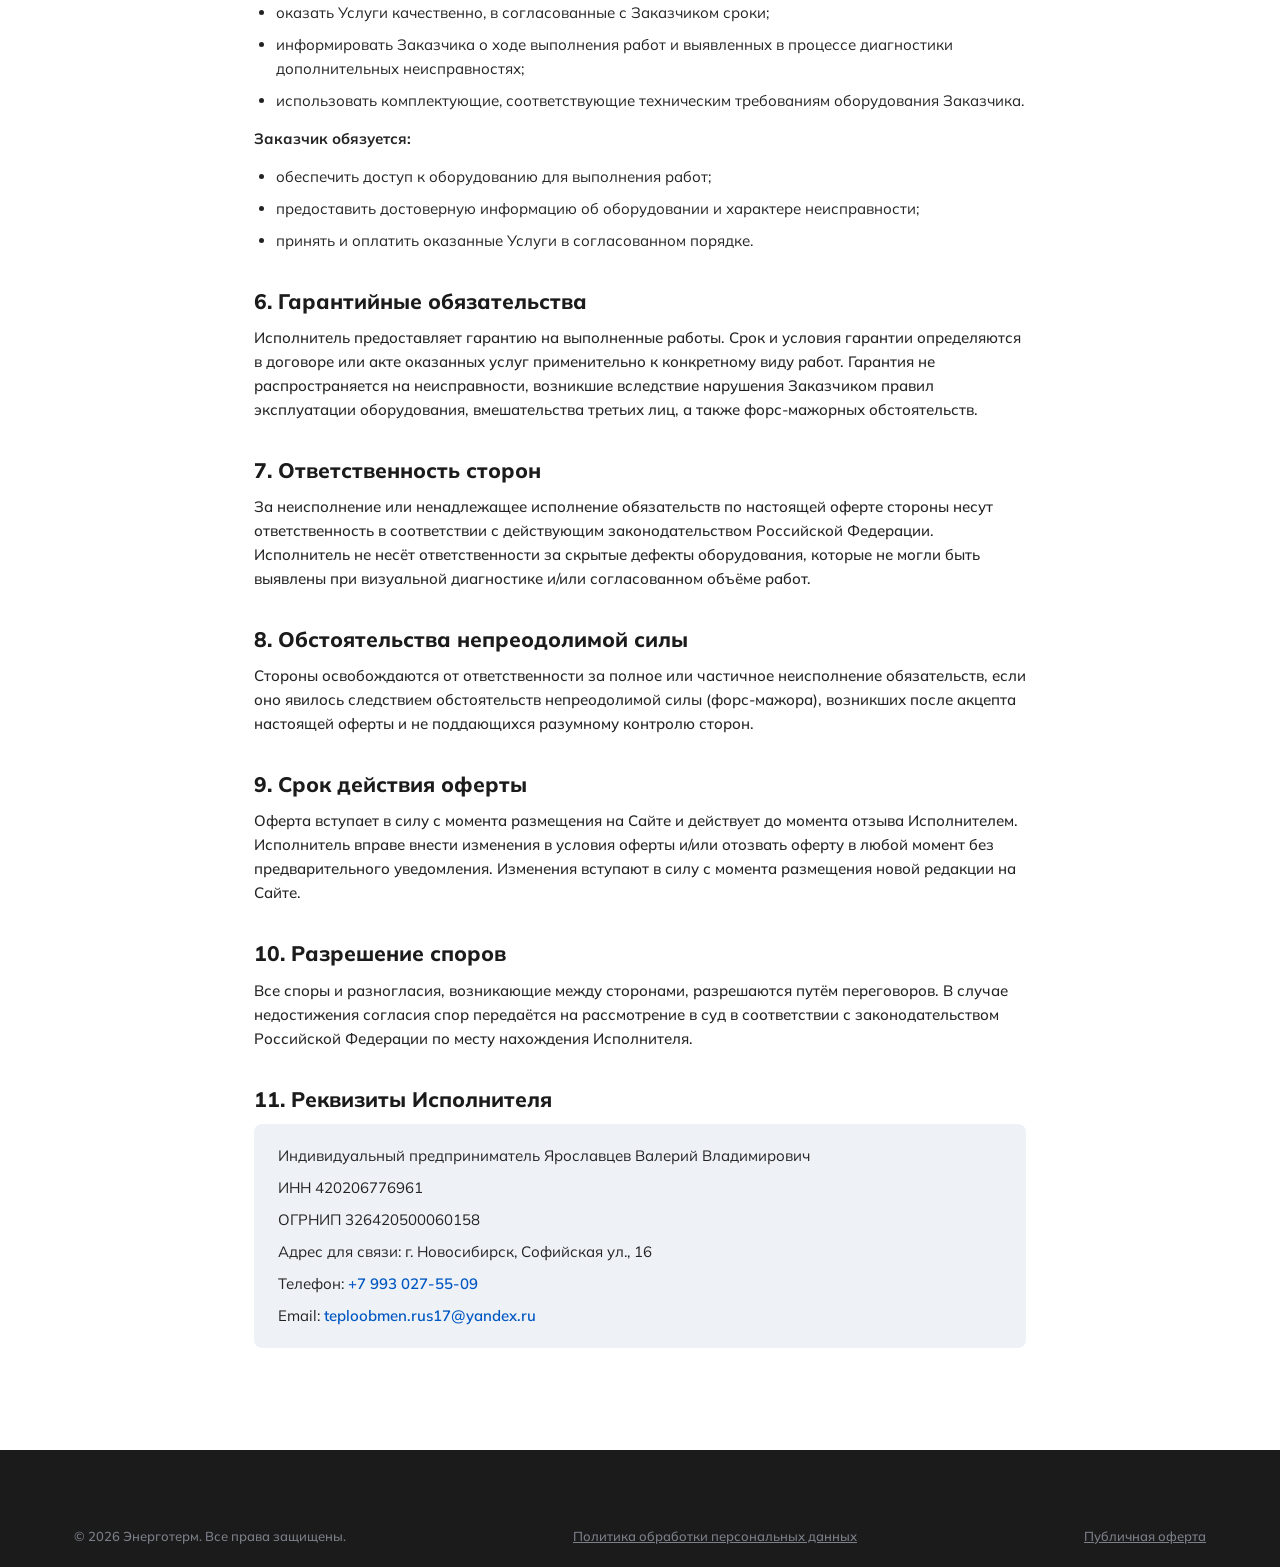
<file: public-offer.html>
<!DOCTYPE html>
<html lang="ru">
<head>
<meta charset="UTF-8">
<meta name="viewport" content="width=device-width, initial-scale=1.0">
<title>Публичная оферта — Энерготерм</title>
<meta name="description" content="Публичная оферта на оказание услуг по сервисному обслуживанию теплообменного оборудования, ИП Ярославцев В.В.">
<meta name="robots" content="noindex">
<link rel="preconnect" href="https://fonts.googleapis.com">
<link rel="preconnect" href="https://fonts.gstatic.com" crossorigin>
<link href="https://fonts.googleapis.com/css2?family=Mulish:wght@300;400;500;600;700;800&display=swap" rel="stylesheet">
<link rel="icon" href="img/brand/favicon.png" type="image/png">
<link rel="stylesheet" href="css/style.css">
<link rel="stylesheet" href="css/legal.css">
</head>
<body>

<header class="site-header" id="top">
  <div class="container header-inner">
    <a href="index.html" class="logo">
      <img src="img/brand/logo-badge.png" alt="Энерготерм" class="logo-mark">
      <span class="logo-text">
        <strong>Энерготерм</strong>
        <small>Сервис теплообменников</small>
      </span>
    </a>
    <a href="index.html" class="btn btn-outline">На главную</a>
  </div>
</header>

<section class="section legal-page">
  <div class="container legal-container">
    <p class="section-eyebrow">Документы</p>
    <h1 class="legal-title">Публичная оферта на оказание услуг</h1>
    <p class="legal-updated">Редакция от 18.08.2026</p>

    <h2>1. Общие положения</h2>
    <p>
      Настоящий документ является публичной офертой Индивидуального предпринимателя Ярославцева
      Валерия Владимировича (ИНН 420206776961, ОГРНИП 326420500060158), далее — «Исполнитель»,
      адресованной неограниченному кругу лиц (далее — «Заказчик»), и содержит все существенные условия
      оказания услуг по диагностике, промывке, ремонту и сервисному обслуживанию теплообменного
      оборудования (далее — «Услуги»).
    </p>
    <p>
      В соответствии со ст. 437 Гражданского кодекса РФ настоящий документ является публичной офертой,
      и в случае принятия изложенных ниже условий (акцепта оферты) физическое или юридическое лицо,
      производящее акцепт, становится Заказчиком. Акцептом оферты считается подача заявки на Сайте,
      устное или письменное согласование заказа с Исполнителем, либо оплата Услуг Заказчиком.
    </p>

    <h2>2. Предмет оферты</h2>
    <p>
      Исполнитель обязуется по заданию Заказчика оказать Услуги, перечень и стоимость которых
      определяются на основании прайс-листа, размещённого на Сайте, и/или индивидуального расчёта
      после диагностики оборудования, а Заказчик обязуется принять и оплатить оказанные Услуги.
    </p>
    <p>Виды Услуг включают в себя, в частности:</p>
    <ul class="legal-list">
      <li>выезд специалиста и диагностику теплообменного оборудования;</li>
      <li>гидрохимическую промывку (разборную и безразборную);</li>
      <li>ремонт — замену пластин, уплотнений, деталей рамы, восстановление элементов корпуса;</li>
      <li>модернизацию и увеличение мощности теплообменного оборудования;</li>
      <li>сборку теплообменников из комплектующих Заказчика;</li>
      <li>сервисное обслуживание индивидуальных тепловых пунктов (ИТП);</li>
      <li>подбор и поставку запасных частей.</li>
    </ul>

    <h2>3. Порядок оформления заказа</h2>
    <p>
      Заказ оформляется путём подачи заявки через форму на Сайте, по телефону или электронной почте,
      указанным в разделе «Контакты» Сайта. После получения заявки Исполнитель согласовывает
      с Заказчиком объём работ, ориентировочную стоимость и сроки выполнения. Точная стоимость Услуг
      определяется после выезда специалиста и/или диагностики оборудования и фиксируется в договоре,
      счёте или ином документе, согласованном сторонами.
    </p>

    <h2>4. Стоимость услуг и порядок оплаты</h2>
    <p>
      Стоимость Услуг определяется в соответствии с прайс-листом Исполнителя, действующим на момент
      оформления заказа, либо индивидуальным расчётом с учётом марки, состояния и объёма работ
      по конкретному оборудованию. Оплата производится Заказчиком в порядке и сроки, согласованные
      сторонами: наличным или безналичным расчётом, в том числе с использованием банковских реквизитов
      Исполнителя.
    </p>
    <p>
      Для юридических лиц и индивидуальных предпринимателей Исполнитель предоставляет полный пакет
      закрывающих документов (договор, акт оказанных услуг, счёт), в том числе с учётом НДС при
      применимости соответствующего налогового режима.
    </p>

    <h2>5. Права и обязанности сторон</h2>
    <p><strong>Исполнитель обязуется:</strong></p>
    <ul class="legal-list">
      <li>оказать Услуги качественно, в согласованные с Заказчиком сроки;</li>
      <li>информировать Заказчика о ходе выполнения работ и выявленных в процессе диагностики
        дополнительных неисправностях;</li>
      <li>использовать комплектующие, соответствующие техническим требованиям оборудования Заказчика.</li>
    </ul>
    <p><strong>Заказчик обязуется:</strong></p>
    <ul class="legal-list">
      <li>обеспечить доступ к оборудованию для выполнения работ;</li>
      <li>предоставить достоверную информацию об оборудовании и характере неисправности;</li>
      <li>принять и оплатить оказанные Услуги в согласованном порядке.</li>
    </ul>

    <h2>6. Гарантийные обязательства</h2>
    <p>
      Исполнитель предоставляет гарантию на выполненные работы. Срок и условия гарантии определяются
      в договоре или акте оказанных услуг применительно к конкретному виду работ. Гарантия не
      распространяется на неисправности, возникшие вследствие нарушения Заказчиком правил эксплуатации
      оборудования, вмешательства третьих лиц, а также форс-мажорных обстоятельств.
    </p>

    <h2>7. Ответственность сторон</h2>
    <p>
      За неисполнение или ненадлежащее исполнение обязательств по настоящей оферте стороны несут
      ответственность в соответствии с действующим законодательством Российской Федерации.
      Исполнитель не несёт ответственности за скрытые дефекты оборудования, которые не могли быть
      выявлены при визуальной диагностике и/или согласованном объёме работ.
    </p>

    <h2>8. Обстоятельства непреодолимой силы</h2>
    <p>
      Стороны освобождаются от ответственности за полное или частичное неисполнение обязательств,
      если оно явилось следствием обстоятельств непреодолимой силы (форс-мажора), возникших после
      акцепта настоящей оферты и не поддающихся разумному контролю сторон.
    </p>

    <h2>9. Срок действия оферты</h2>
    <p>
      Оферта вступает в силу с момента размещения на Сайте и действует до момента отзыва Исполнителем.
      Исполнитель вправе внести изменения в условия оферты и/или отозвать оферту в любой момент
      без предварительного уведомления. Изменения вступают в силу с момента размещения новой редакции
      на Сайте.
    </p>

    <h2>10. Разрешение споров</h2>
    <p>
      Все споры и разногласия, возникающие между сторонами, разрешаются путём переговоров.
      В случае недостижения согласия спор передаётся на рассмотрение в суд в соответствии
      с законодательством Российской Федерации по месту нахождения Исполнителя.
    </p>

    <h2>11. Реквизиты Исполнителя</h2>
    <ul class="legal-list legal-contacts">
      <li>Индивидуальный предприниматель Ярославцев Валерий Владимирович</li>
      <li>ИНН 420206776961</li>
      <li>ОГРНИП 326420500060158</li>
      <li>Адрес для связи: г. Новосибирск, Софийская ул., 16</li>
      <li>Телефон: <a href="tel:+79930275509">+7 993 027-55-09</a></li>
      <li>Email: <a href="mailto:teploobmen.rus17@yandex.ru">teploobmen.rus17@yandex.ru</a></li>
    </ul>
  </div>
</section>

<footer class="site-footer">
  <div class="footer-bottom container">
    <span>© <span id="year"></span> Энерготерм. Все права защищены.</span>
    <a href="privacy-policy.html" class="policy-link">Политика обработки персональных данных</a>
    <a href="public-offer.html" class="policy-link">Публичная оферта</a>
  </div>
</footer>

<script>document.getElementById('year').textContent = new Date().getFullYear();</script>
</body>
</html>
</file>
<file: css/style.css>
/* =========================================================
   Тема: сервисное обслуживание теплообменников
   Референс дизайна: tesi.shop (Tilda, шрифт Mulish, синий акцент)
   ========================================================= */

:root{
  --accent: #0057c2;
  --accent-dark: #003f8f;
  --navy: #0b2447;
  --navy-dark: #071733;
  --accent-light: #e8f0fc;
  --dark: #1b1b1b;
  --text: #232323;
  --text-muted: #6b6f76;
  --bg-gray: #eef1f6;
  --bg-gray-2: #eef0f4;
  --white: #ffffff;
  --border: #e2e4e9;
  --radius-sm: 4px;
  --radius-md: 8px;
  --shadow: 0 10px 30px rgba(20, 30, 60, 0.08);
  --container: 1180px;
}

*{ box-sizing: border-box; margin: 0; padding: 0; }

html{ scroll-behavior: smooth; }

body{
  font-family: 'Mulish', Arial, sans-serif;
  color: var(--text);
  background: var(--white);
  font-size: 17px;
  line-height: 1.6;
  -webkit-font-smoothing: antialiased;
}

img{ max-width: 100%; display: block; }

a{ color: inherit; text-decoration: none; }

.container{
  width: 100%;
  max-width: var(--container);
  margin: 0 auto;
  padding: 0 24px;
}

h1, h2, h3, h4{
  font-weight: 800;
  color: var(--dark);
  line-height: 1.2;
}

h1{ font-size: 50px; }
h2{ font-size: 36px; margin-bottom: 16px; }
h3{ font-size: 22px; margin-bottom: 8px; }

p{ color: var(--text-muted); font-weight: 500; }

.center{ text-align: center; margin-left: auto; margin-right: auto; }

.section{ padding: 88px 0; border-top: 1px solid var(--border); }
.section-gray{ background: var(--bg-gray); }
.section-tint{
  background: linear-gradient(180deg, var(--accent-light) 0%, #f4f8fe 100%);
  border-top: 1px solid #d8e6fa;
  border-bottom: 1px solid #d8e6fa;
}

.section-eyebrow{
  text-transform: uppercase;
  letter-spacing: .1em;
  font-size: 14px;
  font-weight: 800;
  color: var(--accent);
  margin-bottom: 10px;
}

.section-lead{
  max-width: 680px;
  margin: 0 auto 40px;
  font-size: 19px;
}

/* ---------- Buttons ---------- */
.btn{
  display: inline-flex;
  align-items: center;
  justify-content: center;
  gap: 8px;
  padding: 14px 28px;
  font-family: inherit;
  font-weight: 700;
  font-size: 15px;
  text-transform: uppercase;
  letter-spacing: .04em;
  border: 2px solid transparent;
  border-radius: var(--radius-sm);
  cursor: pointer;
  transition: background .2s ease, color .2s ease, border-color .2s ease, transform .15s ease;
  white-space: nowrap;
}
.btn:active{ transform: translateY(1px); }

.btn-primary{
  background: var(--accent);
  color: var(--white);
}
.btn-primary:hover{ background: var(--accent-dark); }

.btn-outline{
  background: transparent;
  color: var(--dark);
  border-color: var(--dark);
}
.btn-outline:hover{ background: var(--dark); color: var(--white); }

.btn-white{
  background: var(--white);
  color: var(--accent-dark);
}
.btn-white:hover{ background: var(--bg-gray); }

.btn-lg{ padding: 18px 36px; font-size: 16px; }
.btn-block{ width: 100%; }

/* ---------- Header ---------- */
.site-header{
  position: sticky;
  top: 0;
  z-index: 100;
  background: var(--accent);
  border-bottom: 1px solid var(--accent-dark);
}

.header-inner{
  display: flex;
  align-items: center;
  justify-content: space-between;
  gap: 24px;
  max-width: 1520px;
  padding-top: 22px;
  padding-bottom: 22px;
}

.logo{ display: flex; align-items: center; gap: 12px; flex-shrink: 0; }

.logo-mark{
  width: 56px;
  height: 56px;
  object-fit: contain;
  flex-shrink: 0;
}

.logo-text{ display: flex; flex-direction: column; line-height: 1.2; }
.logo-text strong{ font-size: 18px; color: var(--white); }
.logo-text small{ font-size: 13px; font-weight: 600; color: rgba(255,255,255,.85); }

.main-nav{
  display: flex;
  gap: 28px;
  flex: 1;
  justify-content: space-evenly;
}
.main-nav a{
  font-size: 15px;
  font-weight: 700;
  color: rgba(255,255,255,.85);
  padding: 8px 0;
  border-bottom: 2px solid transparent;
  transition: color .2s, border-color .2s;
  white-space: nowrap;
}
.main-nav a:hover{ color: var(--white); border-color: var(--white); }

.header-actions{ display: flex; align-items: center; gap: 20px; flex-shrink: 0; }

.header-phone{ display: flex; flex-direction: column; text-align: right; white-space: nowrap; }
.phone-number{ font-weight: 800; font-size: 18px; color: var(--white); white-space: nowrap; }
.phone-caption{ font-size: 13px; font-weight: 600; color: rgba(255,255,255,.85); white-space: nowrap; }

.header-actions .btn-primary{
  background: var(--white);
  color: var(--accent-dark);
  padding: 16px 30px;
}
.header-actions .btn-primary:hover{ background: var(--bg-gray); }

.burger{
  display: none;
  flex-direction: column;
  gap: 5px;
  width: 28px;
  background: none;
  border: none;
  cursor: pointer;
}
.burger span{
  height: 2px;
  background: var(--white);
  border-radius: 2px;
  transition: transform .2s ease, opacity .2s ease;
}
.burger.active span:nth-child(1){ transform: translateY(7px) rotate(45deg); }
.burger.active span:nth-child(2){ opacity: 0; }
.burger.active span:nth-child(3){ transform: translateY(-7px) rotate(-45deg); }

/* ---------- Hero ---------- */
.hero{
  position: relative;
  overflow: hidden;
  background: var(--navy-dark);
}

.hero-bg{
  position: absolute;
  inset: 0;
  z-index: 0;
}
.hero-bg img{
  position: absolute;
  inset: 0;
  width: 100%;
  height: 100%;
  object-fit: cover;
  object-position: 75% center;
}
.hero-bg-blur{
  filter: blur(6px);
  transform: scale(1.05);
  -webkit-mask-image: linear-gradient(to right, #000 0%, #000 42%, transparent 62%);
  mask-image: linear-gradient(to right, #000 0%, #000 42%, transparent 62%);
}
.hero::before{
  content: '';
  position: absolute;
  inset: 0;
  z-index: 1;
  background: linear-gradient(to right,
    rgba(7,23,51,.88) 0%,
    rgba(7,23,51,.78) 32%,
    rgba(7,23,51,.3) 52%,
    rgba(7,23,51,.06) 70%
  );
}

.hero-inner{
  position: relative;
  z-index: 2;
  max-width: none;
  margin: 0;
  padding-top: 110px;
  padding-bottom: 110px;
  padding-left: clamp(24px, 7vw, 120px);
  padding-right: 24px;
}

.hero-text{ max-width: 680px; }
.hero h1{ font-size: 54px; }

.eyebrow{
  text-transform: uppercase;
  font-size: 14px;
  font-weight: 800;
  letter-spacing: .1em;
  color: #8fb8f5;
  margin-bottom: 16px;
}

.hero h1{ color: var(--white); }

.hero-lead{
  font-size: 20px;
  font-weight: 500;
  margin: 20px 0 26px;
  max-width: 600px;
  color: #d3dbea;
}

.hero-points{
  list-style: none;
  display: flex;
  flex-direction: column;
  gap: 10px;
  margin-bottom: 34px;
}
.hero-points li{
  display: flex;
  align-items: flex-start;
  gap: 10px;
  font-size: 16px;
  font-weight: 700;
  color: var(--white);
}
.check{
  display: inline-flex;
  align-items: center;
  justify-content: center;
  width: 20px; height: 20px;
  background: var(--accent);
  color: var(--white);
  border-radius: 50%;
  font-size: 12px;
  flex-shrink: 0;
  margin-top: 1px;
}

.hero-cta{ display: flex; gap: 16px; flex-wrap: wrap; }
.hero-cta .btn-outline{
  border-color: rgba(255,255,255,.7);
  color: var(--white);
}
.hero-cta .btn-outline:hover{ background: var(--white); color: var(--dark); }

.media-placeholder{
  background: repeating-linear-gradient(45deg, var(--bg-gray-2), var(--bg-gray-2) 12px, #e4e7ee 12px, #e4e7ee 24px);
  border: 1px dashed #c6cad4;
  border-radius: var(--radius-md);
  display: flex;
  align-items: center;
  justify-content: center;
  text-align: center;
  color: var(--text-muted);
  font-size: 13px;
  min-height: 340px;
  padding: 20px;
}
.media-placeholder.tall{ min-height: 460px; }

/* ---------- Real photos ---------- */
.photo{
  position: relative;
  border-radius: var(--radius-md);
  overflow: hidden;
  box-shadow: var(--shadow);
  background: var(--bg-gray-2);
}
.photo img{
  display: block;
  width: 100%;
  height: 100%;
  object-fit: cover;
}
.photo-tall{ aspect-ratio: 2 / 3; }

figure.photo{ margin: 0; }
figure.photo figcaption{
  position: absolute;
  left: 0; right: 0; bottom: 0;
  padding: 24px 16px 12px;
  background: linear-gradient(180deg, transparent, rgba(15,18,26,.75));
  color: var(--white);
  font-size: 14px;
  font-weight: 700;
}


.stats-bar{
  background: var(--dark);
}
.stats-grid{
  display: grid;
  grid-template-columns: repeat(4, minmax(0,1fr));
  gap: 24px;
  padding: 36px 24px;
}
.stat{ text-align: center; color: var(--white); }
.stat-num{
  display: block;
  font-size: 34px;
  font-weight: 800;
  color: var(--white);
}
.stat-label{
  display: block;
  font-size: 14px;
  font-weight: 600;
  color: #c3c8d1;
  margin-top: 4px;
}

/* ---------- About ---------- */
.about-grid{
  display: grid;
  grid-template-columns: .9fr 1.1fr;
  gap: 56px;
  align-items: center;
}

.mini-title{
  margin-top: 28px;
  margin-bottom: 14px;
  font-size: 19px;
}

.checklist{
  list-style: none;
  display: flex;
  flex-direction: column;
  gap: 10px;
}
.checklist li{
  position: relative;
  padding-left: 26px;
  font-size: 16px;
  color: var(--text);
  font-weight: 600;
}
.checklist li::before{
  content: "✓";
  position: absolute;
  left: 0;
  top: 0;
  color: var(--accent);
  font-weight: 800;
}
.checklist.two-col{
  display: grid;
  grid-template-columns: minmax(0,1fr) minmax(0,1fr);
  gap: 10px 20px;
}

/* ---------- Services ---------- */
.services-grid{
  display: grid;
  grid-template-columns: repeat(3, minmax(0,1fr));
  gap: 24px;
  margin-top: 40px;
}
.service-card{
  background: var(--white);
  border: 1px solid var(--border);
  border-radius: var(--radius-md);
  padding: 28px 24px;
  transition: box-shadow .2s ease, transform .2s ease;
}
.service-card:hover{ box-shadow: var(--shadow); transform: translateY(-3px); }
.service-card h3{ margin-top: 4px; }
.service-card p{ font-size: 15px; }

.services-cta{ text-align: center; margin-top: 44px; }

/* ---------- Brands ---------- */
.brands-grid{
  display: grid;
  grid-template-columns: repeat(5, minmax(0,1fr));
  gap: 16px;
  margin-top: 8px;
}
.brand-chip{
  background: var(--white);
  border: 1px solid var(--border);
  border-radius: var(--radius-sm);
  padding: 20px;
  display: flex;
  align-items: center;
  justify-content: center;
  min-height: 168px;
  transition: box-shadow .2s ease, transform .2s ease;
}
.brand-chip:hover{ box-shadow: var(--shadow); transform: translateY(-2px); }
.brand-chip img{
  max-width: 100%;
  max-height: 118px;
  width: auto;
  object-fit: contain;
}

/* ---------- Gallery ---------- */
.gallery-grid{
  display: grid;
  grid-template-columns: repeat(3, minmax(0,1fr));
  gap: 20px;
  margin-top: 10px;
}
.gallery-item{ min-height: 220px; }

/* ---------- Certificates ---------- */
.certificates-inner{
  display: grid;
  grid-template-columns: minmax(0,1fr) minmax(0,1fr);
  gap: 48px;
  align-items: center;
}
.certificates-inner .section-lead{ margin-left: 0; max-width: 480px; }
.cert-thumbs{
  display: grid;
  grid-template-columns: repeat(3, minmax(0,1fr));
  gap: 14px;
}
.cert-thumb{ min-height: 160px; font-size: 12px; }

/* ---------- Prices ---------- */
.price-table-wrap{
  background: var(--white);
  border-radius: var(--radius-md);
  overflow: hidden;
  box-shadow: var(--shadow);
}
.price-table{
  width: 100%;
  border-collapse: collapse;
}
.price-table th, .price-table td{
  padding: 26px 34px;
  text-align: left;
  font-size: 18px;
  font-weight: 600;
}
.price-table thead th{
  background: var(--dark);
  color: var(--white);
  text-transform: uppercase;
  font-weight: 800;
  font-size: 15px;
  letter-spacing: .04em;
  padding: 22px 34px;
}
.price-table tbody tr:nth-child(odd){ background: var(--bg-gray); }
.price-table td:last-child{ text-align: right; color: var(--accent-dark); font-weight: 700; }
.price-table td strong{ color: var(--accent-dark); font-size: 20px; font-weight: 800; }
.price-note{
  text-align: center;
  font-size: 14px;
  font-weight: 600;
  color: var(--text-muted);
  margin-top: 18px;
}

/* ---------- Advantages ---------- */
.adv-grid{
  display: grid;
  grid-template-columns: repeat(3, minmax(0,1fr));
  gap: 24px;
  margin-top: 40px;
}
.adv-card{
  padding: 30px 24px;
  border-radius: var(--radius-md);
  background: var(--white);
  box-shadow: var(--shadow);
  text-align: left;
}
.adv-icon{
  width: 52px; height: 52px;
  display: flex; align-items: center; justify-content: center;
  background: var(--white);
  border-radius: var(--radius-sm);
  color: var(--accent);
  margin-bottom: 16px;
  box-shadow: var(--shadow);
}
.adv-icon svg{ width: 24px; height: 24px; }
.adv-card p{ font-size: 15px; }

/* ---------- Reviews ---------- */
.reviews-track{
  display: flex;
  gap: 24px;
  margin-top: 20px;
  overflow: hidden;
  transition: transform .3s ease;
}
.review-card{
  flex: 0 0 calc(33.333% - 16px);
  background: var(--white);
  border: 1px solid var(--border);
  border-radius: var(--radius-md);
  padding: 28px 24px;
  box-shadow: var(--shadow);
}
.review-card p{
  color: var(--text);
  font-size: 15px;
  margin-bottom: 18px;
}
.review-author{ display: flex; flex-direction: column; }
.review-author strong{ font-size: 14px; color: var(--dark); }
.review-author span{ font-size: 12px; color: var(--text-muted); }

.reviews-controls{
  display: flex;
  justify-content: center;
  gap: 12px;
  margin-top: 30px;
}
.review-btn{
  width: 42px; height: 42px;
  border-radius: 50%;
  border: 1px solid var(--border);
  background: var(--white);
  cursor: pointer;
  font-size: 16px;
  transition: background .2s, color .2s;
}
.review-btn:hover{ background: var(--accent); color: var(--white); border-color: var(--accent); }

/* ---------- CTA strip ---------- */
.cta-strip{ background: var(--accent); }
.cta-strip-inner{
  display: flex;
  align-items: center;
  justify-content: space-between;
  gap: 24px;
  padding: 52px 24px;
  flex-wrap: wrap;
}
.cta-strip h2{ color: var(--white); margin-bottom: 6px; font-size: 28px; }
.cta-strip p{ color: #dbe8fb; font-size: 17px; font-weight: 500; }

/* ---------- Contacts ---------- */
.contacts-grid{
  display: grid;
  grid-template-columns: minmax(0,1fr) minmax(0,1fr);
  gap: 56px;
}
.contacts-list{
  list-style: none;
  display: flex;
  flex-direction: column;
  gap: 14px;
  margin: 24px 0 30px;
}
.contacts-list li{ display: flex; gap: 14px; align-items: flex-start; font-size: 16px; font-weight: 600; }
.contacts-list li > *:last-child{ min-width: 0; }
.contacts-label{
  min-width: 130px;
  padding-top: 2px;
  font-weight: 800;
  color: var(--dark);
  font-size: 14px;
  text-transform: uppercase;
  letter-spacing: .04em;
}
.contacts-list a{ color: var(--accent); font-weight: 700; overflow-wrap: anywhere; }
.contacts-phones{ display: flex; flex-direction: column; gap: 4px; }

.map-embed{
  width: 100%;
  height: 460px;
  border: 0;
  border-radius: var(--radius-md);
  box-shadow: var(--shadow);
}

.map-links{ display: flex; gap: 12px; margin-bottom: 24px; }

.social-links{ display: flex; gap: 12px; margin-bottom: 40px; }
.social-link{
  display: inline-flex;
  align-items: center;
  gap: 8px;
  padding: 10px 18px;
  border: 1px solid var(--border);
  border-radius: var(--radius-sm);
  font-size: 14px;
  font-weight: 700;
  color: var(--dark);
  transition: border-color .2s ease, color .2s ease;
}
.social-link svg{ width: 20px; height: 20px; flex-shrink: 0; }
.social-link:hover{ border-color: var(--accent); color: var(--accent); }

.contact-form{
  background: var(--bg-gray);
  border-radius: var(--radius-md);
  padding: 28px;
  display: flex;
  flex-direction: column;
  gap: 14px;
}
.contact-form h3{ margin-bottom: 4px; }
.form-row{ display: grid; grid-template-columns: minmax(0,1fr) minmax(0,1fr); gap: 14px; }
.contact-form input:not([type="checkbox"]),
.contact-form textarea,
.modal form input:not([type="checkbox"]){
  width: 100%;
  padding: 14px 16px;
  border: 1px solid var(--border);
  border-radius: var(--radius-sm);
  font-family: inherit;
  font-size: 15px;
  font-weight: 500;
  background: var(--white);
}
.contact-form input:not([type="checkbox"]):focus,
.contact-form textarea:focus,
.modal form input:not([type="checkbox"]):focus{
  outline: none;
  border-color: var(--accent);
}
.consent{
  display: flex;
  align-items: flex-start;
  gap: 8px;
  font-size: 13px;
  font-weight: 500;
  color: var(--text-muted);
}
.consent input{ margin-top: 3px; width: auto; }
.consent a{ color: var(--accent); text-decoration: underline; }

/* ---------- Footer ---------- */
.site-footer{ background: var(--dark); color: #cfd2d9; padding-top: 56px; }
.footer-inner{
  display: grid;
  grid-template-columns: 1.2fr minmax(0,1fr) minmax(0,1fr);
  gap: 32px;
  padding-bottom: 40px;
  border-bottom: 1px solid #333640;
}
.footer-brand{ display: flex; gap: 12px; align-items: flex-start; }
.footer-brand strong{ color: var(--white); font-size: 16px; }
.footer-brand p{ font-size: 14px; font-weight: 500; color: #9a9ea8; margin-top: 4px; }

.footer-nav{ display: flex; flex-direction: column; gap: 10px; }
.footer-nav a{ font-size: 15px; font-weight: 600; color: #cfd2d9; }
.footer-nav a:hover{ color: var(--white); }

.footer-contacts{ display: flex; flex-direction: column; gap: 10px; font-size: 15px; font-weight: 600; }
.footer-contacts a:hover{ color: var(--white); }
.footer-contacts span{ color: #9a9ea8; font-size: 13px; font-weight: 500; }

.footer-bottom{
  display: flex;
  justify-content: space-between;
  padding: 20px 24px;
  font-size: 13px;
  font-weight: 500;
  color: #7d8089;
  flex-wrap: wrap;
  gap: 10px;
}
.policy-link{ color: #7d8089; text-decoration: underline; }

/* ---------- Modal ---------- */
.modal-overlay{
  position: fixed;
  inset: 0;
  background: rgba(15,18,26,.55);
  display: flex;
  align-items: center;
  justify-content: center;
  opacity: 0;
  pointer-events: none;
  transition: opacity .2s ease;
  z-index: 1000;
  padding: 20px;
}
.modal-overlay.open{ opacity: 1; pointer-events: auto; }

.modal{
  background: var(--white);
  border-radius: var(--radius-md);
  padding: 36px;
  width: 100%;
  max-width: 420px;
  position: relative;
  transform: translateY(12px);
  transition: transform .2s ease;
}
.modal-overlay.open .modal{ transform: translateY(0); }

.modal h3{ margin-bottom: 8px; }
.modal p{ font-size: 15px; margin-bottom: 20px; }
.modal form{ display: flex; flex-direction: column; gap: 14px; }

.modal-close{
  position: absolute;
  top: 14px; right: 14px;
  width: 32px; height: 32px;
  border: none;
  background: var(--bg-gray);
  border-radius: 50%;
  font-size: 18px;
  cursor: pointer;
  color: var(--text-muted);
}

/* ---------- Mobile call button ---------- */
.mobile-call-btn{
  display: none;
  position: fixed;
  bottom: 20px; right: 20px;
  width: 56px; height: 56px;
  background: var(--accent);
  color: var(--white);
  border-radius: 50%;
  align-items: center;
  justify-content: center;
  font-size: 22px;
  box-shadow: var(--shadow);
  z-index: 90;
}

/* =========================================================
   Responsive
   ========================================================= */
@media (max-width: 1024px){
  h1{ font-size: 36px; }
  .hero h1{ font-size: 36px; }
  .hero-inner{ padding-left: 24px; }
  .hero-text{ max-width: 100%; }
  .hero-bg-blur{
    -webkit-mask-image: linear-gradient(to right, #000 0%, #000 80%, transparent 96%);
    mask-image: linear-gradient(to right, #000 0%, #000 80%, transparent 96%);
  }
  .hero::before{
    background: linear-gradient(to right, rgba(7,23,51,.9) 0%, rgba(7,23,51,.82) 70%, rgba(7,23,51,.55) 100%);
  }
  .about-grid{ grid-template-columns: minmax(0,1fr); }
  .services-grid{ grid-template-columns: repeat(2, minmax(0,1fr)); }
  .brands-grid{ grid-template-columns: repeat(4, minmax(0,1fr)); }
  .gallery-grid{ grid-template-columns: repeat(2, minmax(0,1fr)); }
  .adv-grid{ grid-template-columns: repeat(2, minmax(0,1fr)); }
  .reviews-track{ grid-template-columns: minmax(0,1fr); }
  .certificates-inner{ grid-template-columns: minmax(0,1fr); }
  .contacts-grid{ grid-template-columns: minmax(0,1fr); }
  .stats-grid{ grid-template-columns: repeat(2, minmax(0,1fr)); }
}

@media (max-width: 768px){
  .main-nav{
    display: none;
    position: absolute;
    top: 100%;
    left: 0;
    right: 0;
    background: var(--white);
    flex-direction: column;
    gap: 0;
    padding: 8px 24px 16px;
    border-bottom: 1px solid var(--border);
    box-shadow: var(--shadow);
  }
  .main-nav.nav-open{ display: flex; }
  .main-nav a{ padding: 12px 0; border-bottom: 1px solid var(--border); color: var(--text); }
  .main-nav a:hover{ color: var(--accent); border-color: var(--accent); }
  .header-phone{ display: none; }
  .burger{ display: flex; }
  .review-card{ flex-basis: 100%; }
  .header-inner{ flex-wrap: nowrap; gap: 8px; }
  .logo{ min-width: 0; flex: 1 1 auto; }
  .logo-text{ min-width: 0; }
  .logo-text small{ display: none; }
  .logo-text strong{
    display: block;
    max-width: 130px;
    overflow: hidden;
    text-overflow: ellipsis;
    white-space: nowrap;
    font-size: 14px;
  }
  .header-actions{ gap: 8px; flex-shrink: 0; }
  .header-actions .btn{ padding: 10px 14px; font-size: 11px; }
  .checklist.two-col{ grid-template-columns: minmax(0,1fr); }
  .services-grid{ grid-template-columns: minmax(0,1fr); }
  .brands-grid{ grid-template-columns: repeat(2, minmax(0,1fr)); }
  .gallery-grid{ grid-template-columns: minmax(0,1fr); }
  .adv-grid{ grid-template-columns: minmax(0,1fr); }
  .footer-inner{ grid-template-columns: minmax(0,1fr); }
  .form-row{ grid-template-columns: minmax(0,1fr); }
  .cta-strip-inner{ flex-direction: column; text-align: center; }
  .mobile-call-btn{ display: flex; }
  h1{ font-size: 30px; }
  .hero h1{ font-size: 30px; }
  h2{ font-size: 28px; }
  .section{ padding: 60px 0; }

  /* Длинные надписи на кнопках переносятся, а не вылезают за экран */
  .btn{ white-space: normal; text-align: center; }
  .hero-cta{ flex-direction: column; align-items: stretch; }
  .hero-cta .btn{ width: 100%; }
  .services-cta .btn{ width: 100%; }
  .map-links{ flex-direction: column; }
  .map-links .btn{ width: 100%; }
  .cert-thumbs{ grid-template-columns: repeat(2, minmax(0,1fr)); }
  .certificates-inner .btn{ width: 100%; }
  .price-table th, .price-table td{ padding: 16px 16px; font-size: 15px; }
  .price-table thead th{ padding: 14px 16px; font-size: 12px; }
  .price-table td strong{ font-size: 17px; }
}
</file>
<file: css/legal.css>
/* ---------- Юридические страницы (политика, оферта) ---------- */
.legal-container{
  max-width: 820px;
}

.legal-title{
  font-size: 34px;
  margin-top: 12px;
  margin-bottom: 8px;
}

.legal-updated{
  color: var(--text-muted);
  font-size: 13px;
  margin-bottom: 36px;
}

.legal-page h2{
  font-size: 21px;
  margin-top: 36px;
  margin-bottom: 12px;
}

.legal-page p{
  color: var(--text);
  font-size: 15px;
  margin-bottom: 14px;
}

.legal-list{
  list-style: disc;
  padding-left: 22px;
  margin-bottom: 14px;
  display: flex;
  flex-direction: column;
  gap: 8px;
}
.legal-list li{
  color: var(--text);
  font-size: 15px;
}

.legal-contacts{
  list-style: none;
  padding-left: 0;
  background: var(--bg-gray);
  border-radius: var(--radius-md);
  padding: 20px 24px;
}
.legal-contacts a{ color: var(--accent); font-weight: 600; }

@media (max-width: 768px){
  .legal-title{ font-size: 26px; }
}
</file>
